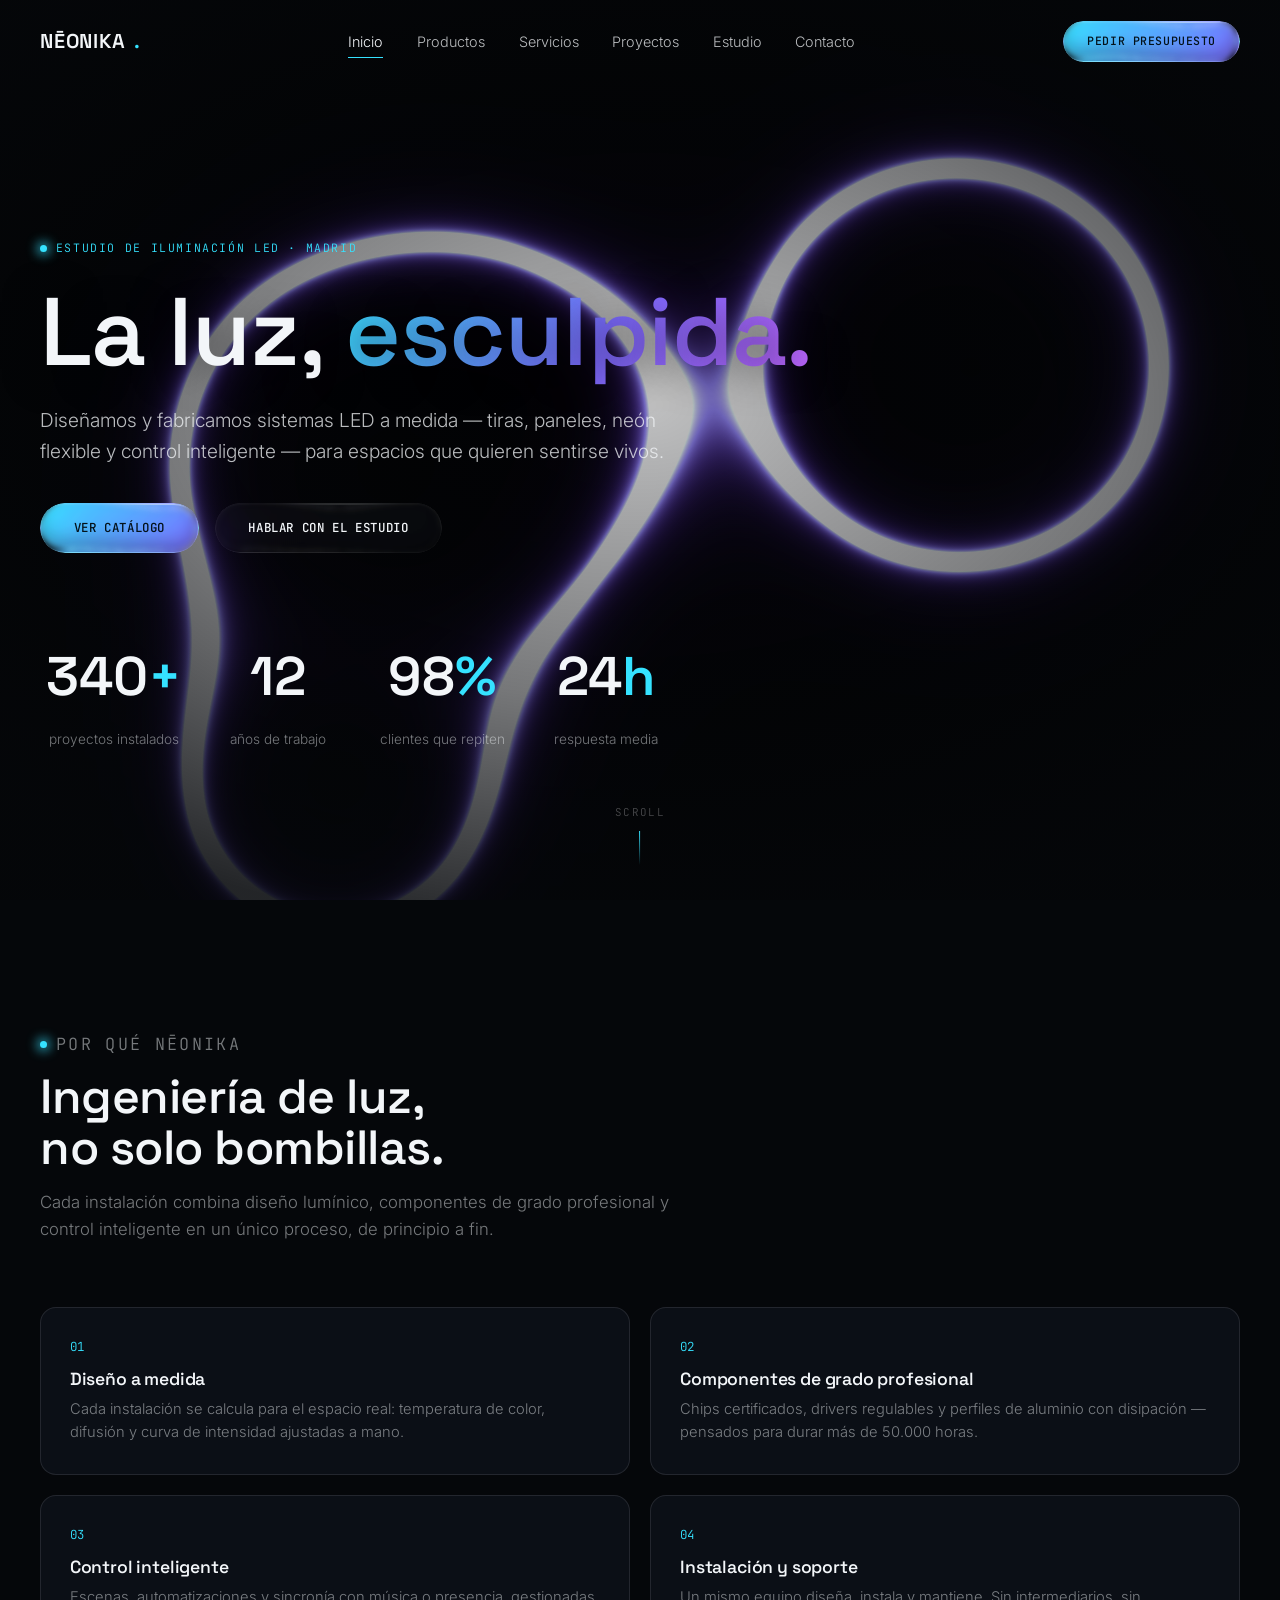
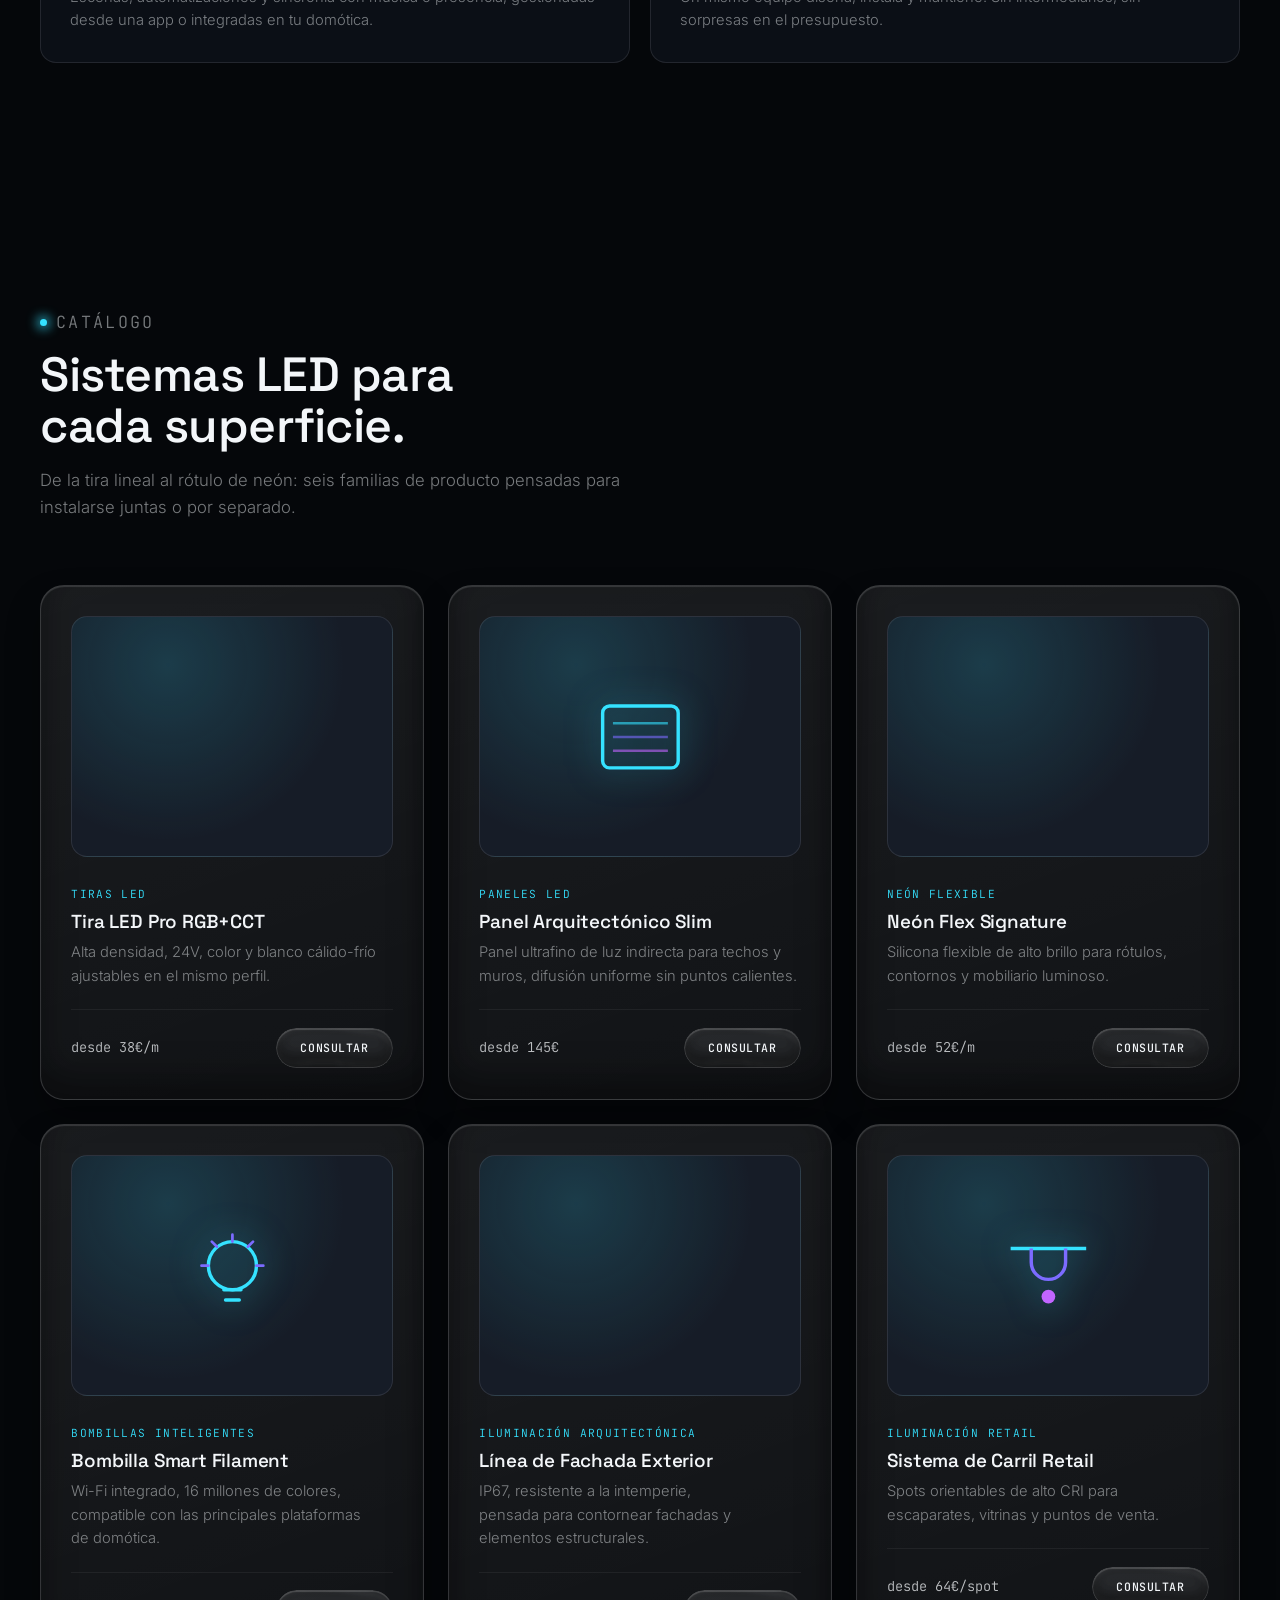
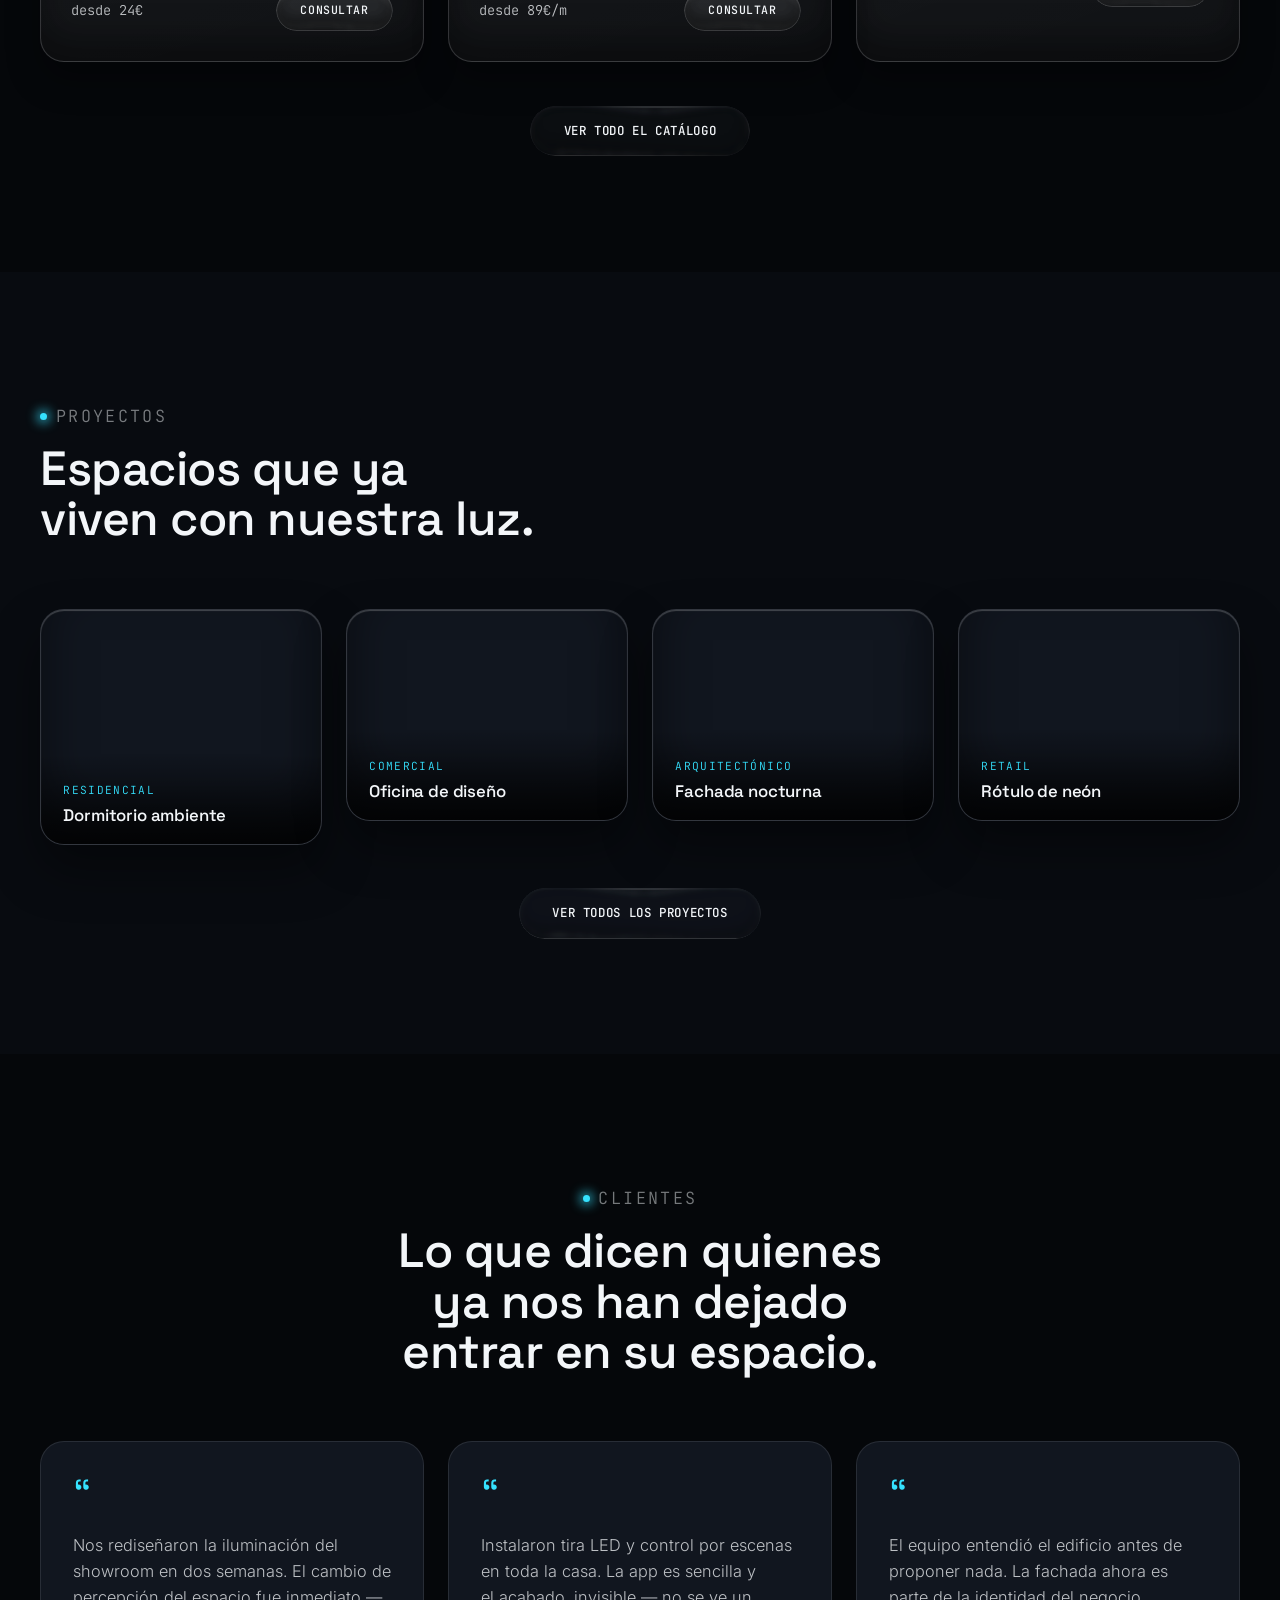
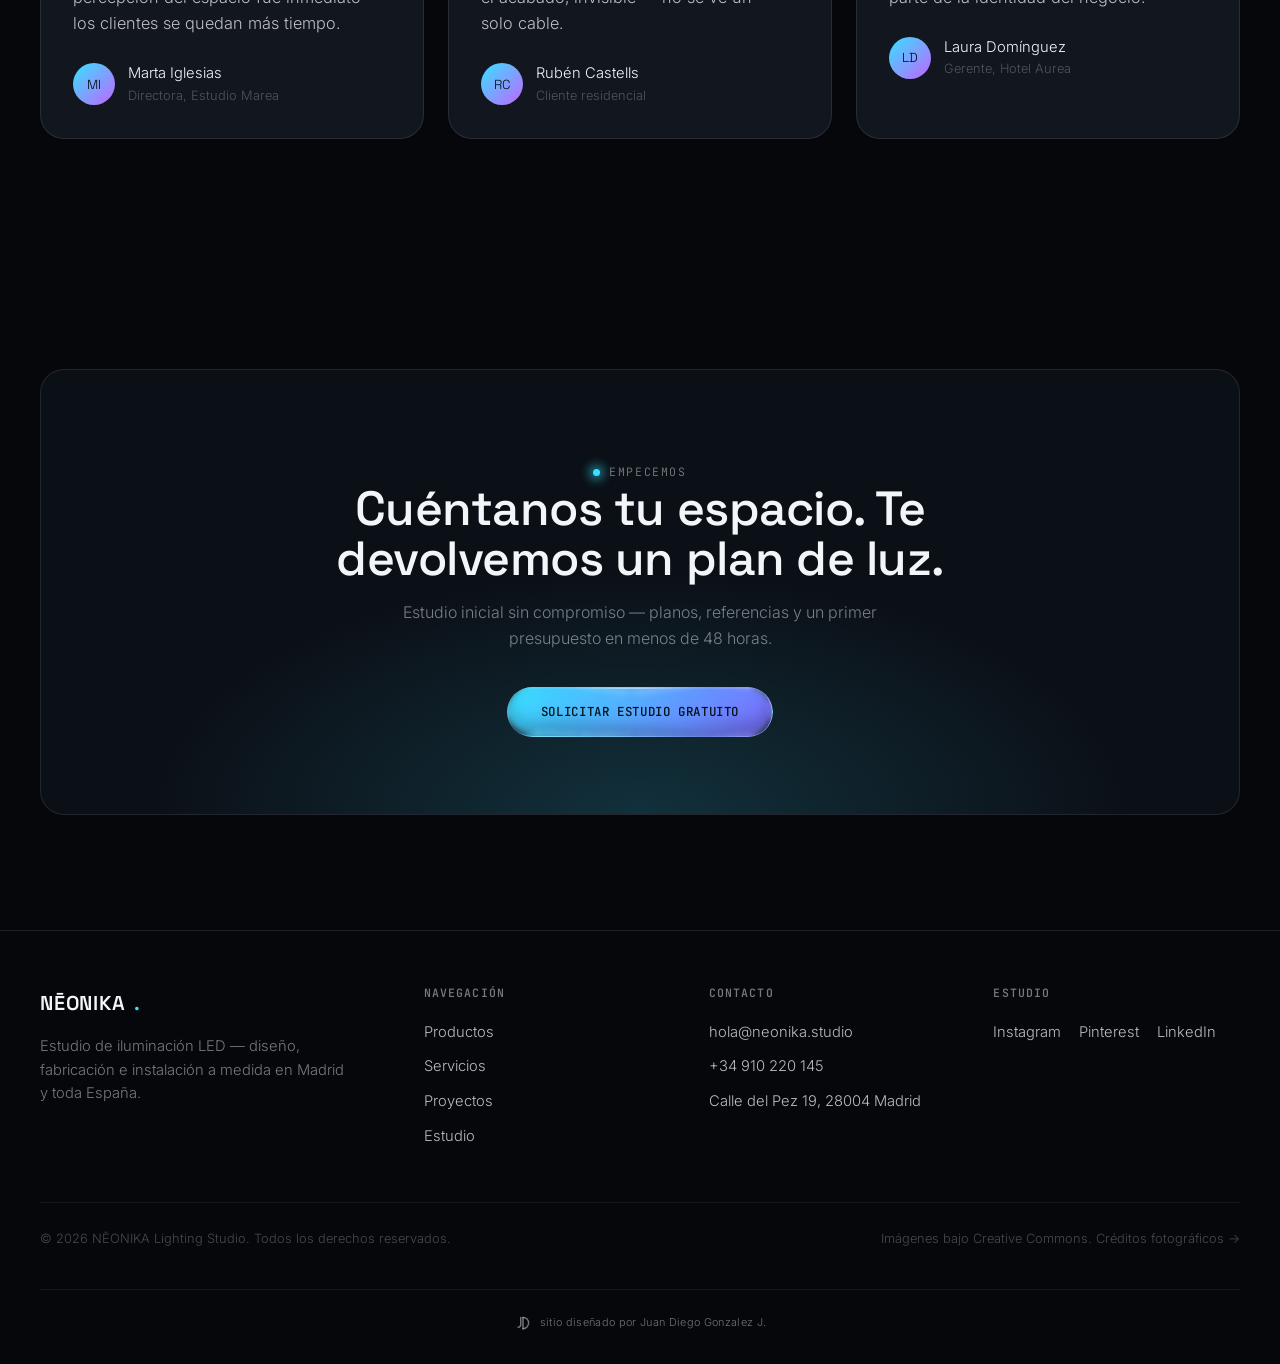
<file: index.html>
<!doctype html>
<html lang="es">
<head>
  <meta charset="UTF-8" />
  <meta name="viewport" content="width=device-width, initial-scale=1.0" />
  <title>NĒONIKA — Estudio de iluminación LED premium en Madrid</title>
  <meta name="description" content="Diseño, fabricación e instalación de sistemas LED a medida: tiras, paneles, neón flexible y control inteligente para hogares y negocios." />
  <link rel="icon" href="assets/favicon.svg" type="image/svg+xml" />
  <link rel="preconnect" href="https://fonts.googleapis.com" />
  <link rel="preconnect" href="https://fonts.gstatic.com" crossorigin />
  <link rel="stylesheet" href="https://fonts.googleapis.com/css2?family=Space+Grotesk:wght@500;600;700&family=Inter:wght@300;400;500;600&family=JetBrains+Mono:wght@400;500&display=swap" />
  <link rel="stylesheet" href="styles.css?v=20260702" />
</head>
<body data-page="index.html" data-products-limit="6" data-gallery-limit="4">
  <a class="skip-link" href="#main">Saltar al contenido</a>

  <svg width="0" height="0" style="position:absolute" aria-hidden="true">
    <defs>
      <filter id="glass-distortion" x="-20%" y="-20%" width="140%" height="140%" color-interpolation-filters="sRGB">
        <feTurbulence type="fractalNoise" baseFrequency="0.012 0.018" numOctaves="1" seed="7" result="turbulence" />
        <feGaussianBlur in="turbulence" stdDeviation="2" result="blurredNoise" />
        <feDisplacementMap in="SourceGraphic" in2="blurredNoise" scale="22" xChannelSelector="R" yChannelSelector="B" result="displaced" />
        <feGaussianBlur in="displaced" stdDeviation="2" result="finalBlur" />
        <feComposite in="finalBlur" in2="finalBlur" operator="over" />
      </filter>
    </defs>
  </svg>

  <header class="nav" id="site-nav">
    <div class="container">
      <a href="index.html" class="brand"><span data-brand-name>NĒONIKA</span><span class="brand-dot">.</span></a>
      <nav class="nav-links" data-nav-links aria-label="Navegación principal"></nav>
      <div class="nav-actions">
        <a href="contacto.html" class="btn-glass btn-primary btn-sm">Pedir presupuesto</a>
        <button class="nav-toggle" aria-label="Abrir menú" aria-expanded="false">
          <span></span><span></span><span></span>
        </button>
      </div>
    </div>
  </header>

  <div class="mobile-menu" aria-hidden="true">
    <nav data-mobile-links aria-label="Navegación móvil"></nav>
  </div>

  <main id="main">
    <section class="hero">
      <div id="liquid-crystal" style="position:relative; width:100%; height:100vh; background:#000;">
        <canvas id="lc-canvas" style="position:absolute; inset:0; width:100%; height:100%; display:block;"></canvas>
      </div>
      <div class="hero-scrim" aria-hidden="true"></div>

      <div class="hero-content container">
        <div class="hero-inner">
          <p class="kicker">Estudio de iluminación LED · Madrid</p>
          <h1 class="hero-title">La luz, <span class="text-gradient">esculpida.</span></h1>
          <p class="hero-sub">Diseñamos y fabricamos sistemas LED a medida — tiras, paneles, neón flexible y control inteligente — para espacios que quieren sentirse vivos.</p>
          <div class="hero-actions">
            <a href="productos.html" class="btn-glass btn-primary">Ver catálogo</a>
            <a href="contacto.html" class="btn-glass btn-ghost">Hablar con el estudio</a>
          </div>
        </div>
        <div class="hero-stats" data-stats></div>
      </div>

      <div class="hero-scroll-cue" aria-hidden="true">
        <span>Scroll</span>
        <span class="line"></span>
      </div>
    </section>

    <section class="section" id="beneficios">
      <div class="container">
        <div class="section-head reveal">
          <p class="kicker">Por qué Nēonika</p>
          <h2>Ingeniería de luz, no solo bombillas.</h2>
          <p>Cada instalación combina diseño lumínico, componentes de grado profesional y control inteligente en un único proceso, de principio a fin.</p>
        </div>
        <div class="benefits-grid" data-benefits></div>
      </div>
    </section>

    <section class="section" id="catalogo">
      <div class="container">
        <div class="section-head reveal">
          <p class="kicker">Catálogo</p>
          <h2>Sistemas LED para cada superficie.</h2>
          <p>De la tira lineal al rótulo de neón: seis familias de producto pensadas para instalarse juntas o por separado.</p>
        </div>
        <div class="grid-products" data-products></div>
        <div style="margin-top:2.75rem; text-align:center">
          <a class="btn-glass btn-ghost" href="productos.html">Ver todo el catálogo</a>
        </div>
      </div>
    </section>

    <section class="section" id="proyectos" style="background:var(--bg-1)">
      <div class="container">
        <div class="section-head reveal">
          <p class="kicker">Proyectos</p>
          <h2>Espacios que ya viven con nuestra luz.</h2>
        </div>
        <div class="grid-gallery" data-gallery></div>
        <div style="margin-top:2.75rem; text-align:center">
          <a class="btn-glass btn-ghost" href="proyectos.html">Ver todos los proyectos</a>
        </div>
      </div>
    </section>

    <section class="section" id="opiniones">
      <div class="container">
        <div class="section-head center reveal">
          <p class="kicker">Clientes</p>
          <h2>Lo que dicen quienes ya nos han dejado entrar en su espacio.</h2>
        </div>
        <div class="grid-testimonials" data-testimonials></div>
      </div>
    </section>

    <section class="section">
      <div class="container">
        <div class="cta-band reveal">
          <p class="kicker" style="justify-content:center">Empecemos</p>
          <h2>Cuéntanos tu espacio. Te devolvemos un plan de luz.</h2>
          <p>Estudio inicial sin compromiso — planos, referencias y un primer presupuesto en menos de 48 horas.</p>
          <div class="hero-actions">
            <a href="contacto.html" class="btn-glass btn-primary">Solicitar estudio gratuito</a>
          </div>
        </div>
      </div>
    </section>
  </main>

  <footer class="footer">
    <div class="container">
      <div class="footer-grid">
        <div class="footer-brand">
          <a href="index.html" class="brand"><span data-brand-name>NĒONIKA</span><span class="brand-dot">.</span></a>
          <p>Estudio de iluminación LED — diseño, fabricación e instalación a medida en Madrid y toda España.</p>
        </div>
        <div class="footer-col">
          <h4>Navegación</h4>
          <a href="productos.html">Productos</a>
          <a href="servicios.html">Servicios</a>
          <a href="proyectos.html">Proyectos</a>
          <a href="nosotros.html">Estudio</a>
        </div>
        <div class="footer-col">
          <h4>Contacto</h4>
          <a data-brand-email href="#">hola@neonika.studio</a>
          <a data-brand-phone href="#">+34 910 220 145</a>
          <p data-brand-address>Calle del Pez 19, Madrid</p>
        </div>
        <div class="footer-col">
          <h4>Estudio</h4>
          <div class="footer-socials" data-socials></div>
        </div>
      </div>
      <div class="footer-bottom">
        <span>© <span data-brand-year>2026</span> NĒONIKA Lighting Studio. Todos los derechos reservados.</span>
        <span>Imágenes bajo Creative Commons. <a href="creditos.html">Créditos fotográficos →</a></span>
      </div>
      <div class="site-signature">
        <a href="https://www.upwork.com/freelancers/~01351fd2f03bbc7c26?mp_source=share" target="_blank" rel="noopener" aria-label="Sitio diseñado por Juan Diego Gonzalez J.">
          <svg class="site-signature__mark" viewBox="0 0 48 48" xmlns="http://www.w3.org/2000/svg" aria-hidden="true">
            <path d="M18,9 L18,28 A7,7 0 0 1 11,35" fill="none" stroke="var(--signature-color, currentColor)" stroke-width="4" stroke-linecap="round"/>
            <path d="M24,9 L24,39" fill="none" stroke="var(--signature-color, currentColor)" stroke-width="4" stroke-linecap="round"/>
            <path d="M24,9 A14,14 0 0 1 24,39" fill="none" stroke="var(--signature-color, currentColor)" stroke-width="4" stroke-linecap="round"/>
          </svg>
          <span class="site-signature__text">sitio diseñado por Juan Diego Gonzalez J.</span>
        </a>
      </div>
    </div>
  </footer>

  <script defer src="lib/gsap.min.js"></script>
  <script defer src="lib/ScrollTrigger.min.js"></script>
  <script defer src="lib/manifest.js"></script>
  <script defer src="main.js?v=20260702"></script>
</body>
</html>
</file>
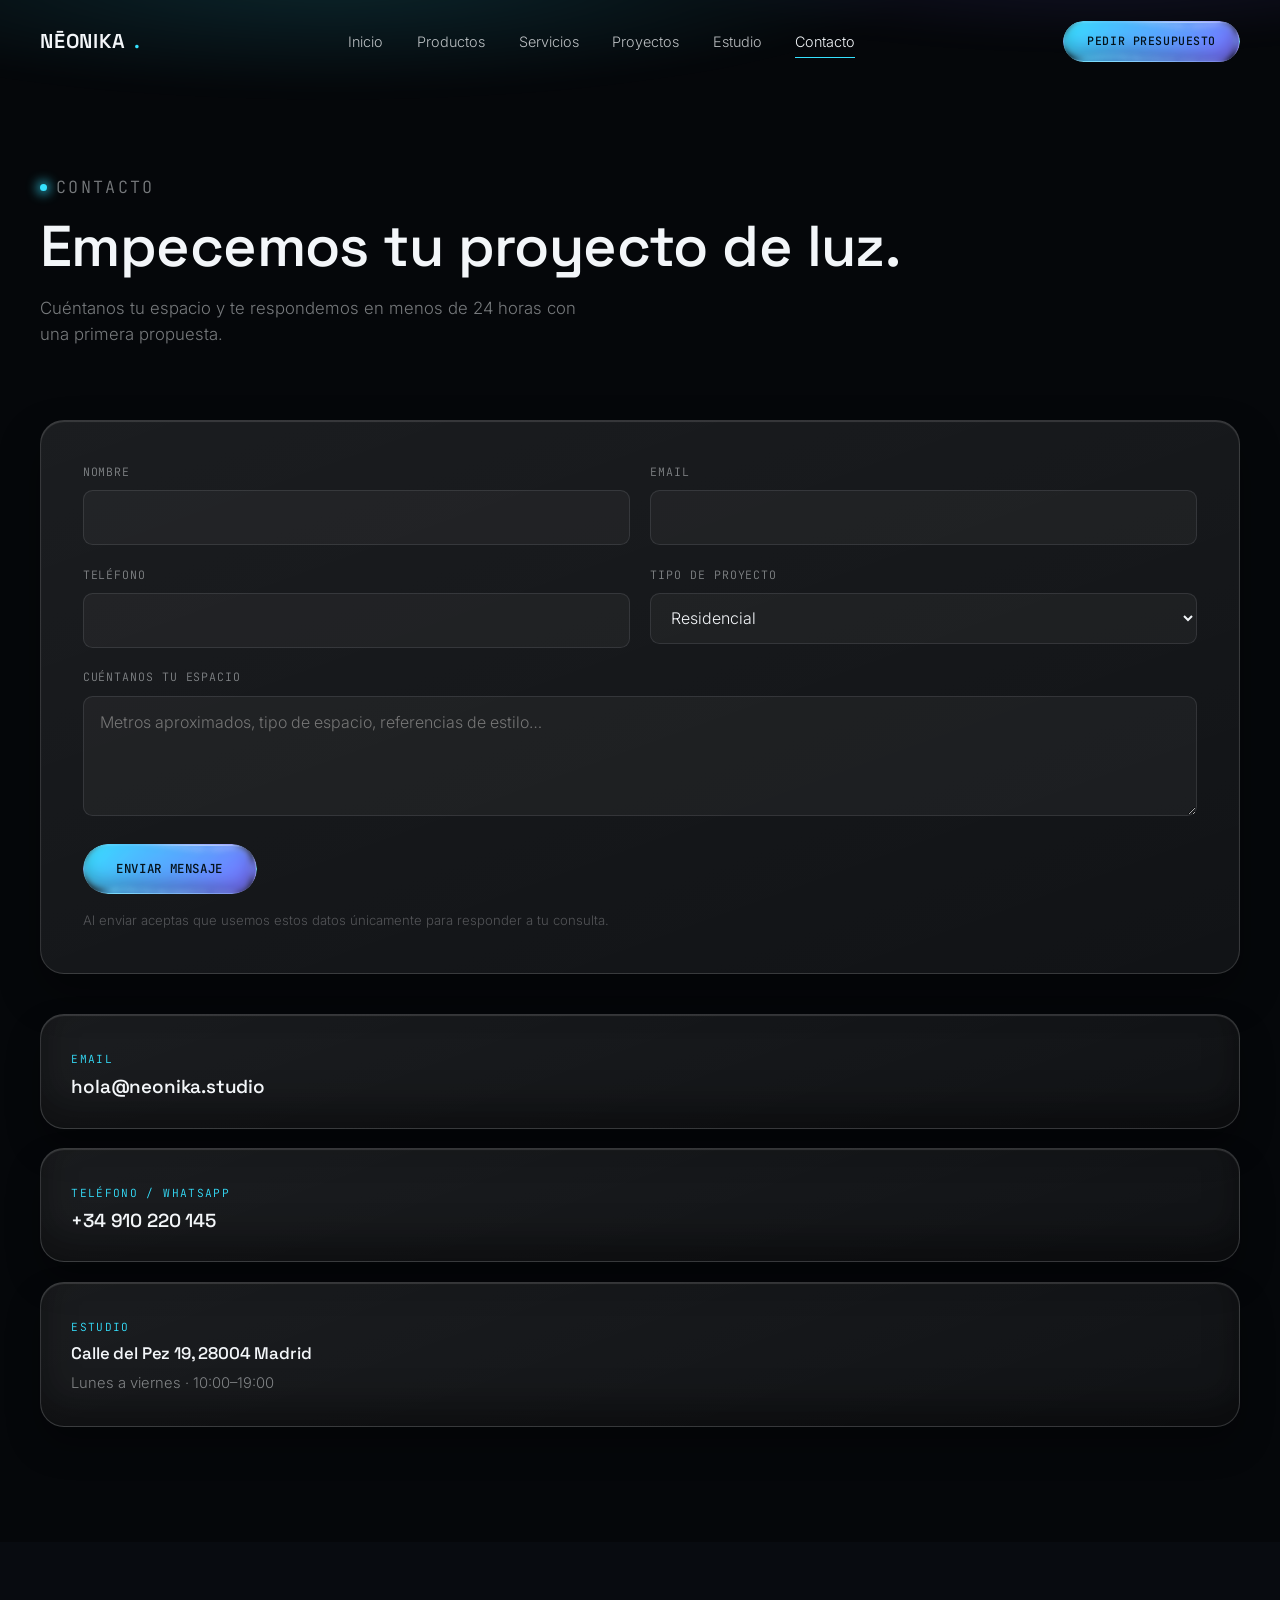
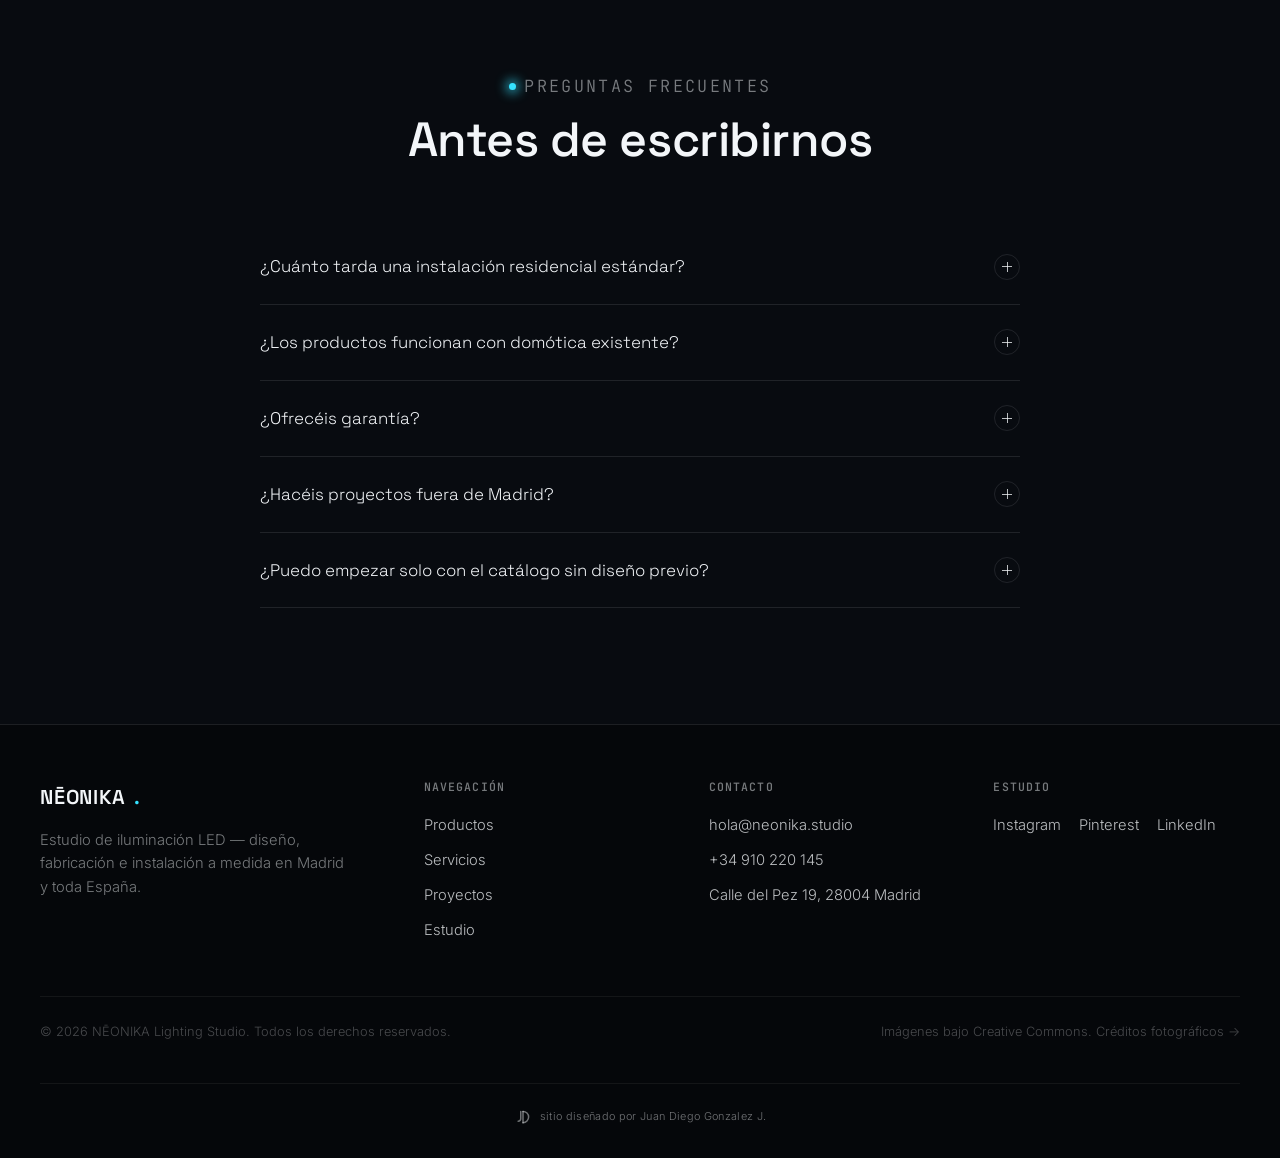
<file: contacto.html>
<!doctype html>
<html lang="es">
<head>
  <meta charset="UTF-8" />
  <meta name="viewport" content="width=device-width, initial-scale=1.0" />
  <title>Contacto — NĒONIKA</title>
  <meta name="description" content="Pide tu estudio de iluminación gratuito. Teléfono, email, WhatsApp y formulario de contacto del estudio NĒONIKA." />
  <link rel="icon" href="assets/favicon.svg" type="image/svg+xml" />
  <link rel="preconnect" href="https://fonts.googleapis.com" />
  <link rel="preconnect" href="https://fonts.gstatic.com" crossorigin />
  <link rel="stylesheet" href="https://fonts.googleapis.com/css2?family=Space+Grotesk:wght@500;600;700&family=Inter:wght@300;400;500;600&family=JetBrains+Mono:wght@400;500&display=swap" />
  <link rel="stylesheet" href="styles.css?v=20260702" />
</head>
<body data-page="contacto.html">
  <a class="skip-link" href="#main">Saltar al contenido</a>

  <svg width="0" height="0" style="position:absolute" aria-hidden="true">
    <defs>
      <filter id="glass-distortion" x="-20%" y="-20%" width="140%" height="140%" color-interpolation-filters="sRGB">
        <feTurbulence type="fractalNoise" baseFrequency="0.012 0.018" numOctaves="1" seed="7" result="turbulence" />
        <feGaussianBlur in="turbulence" stdDeviation="2" result="blurredNoise" />
        <feDisplacementMap in="SourceGraphic" in2="blurredNoise" scale="22" xChannelSelector="R" yChannelSelector="B" result="displaced" />
        <feGaussianBlur in="displaced" stdDeviation="2" result="finalBlur" />
        <feComposite in="finalBlur" in2="finalBlur" operator="over" />
      </filter>
    </defs>
  </svg>

  <header class="nav" id="site-nav">
    <div class="container">
      <a href="index.html" class="brand"><span data-brand-name>NĒONIKA</span><span class="brand-dot">.</span></a>
      <nav class="nav-links" data-nav-links aria-label="Navegación principal"></nav>
      <div class="nav-actions">
        <a href="contacto.html" class="btn-glass btn-primary btn-sm">Pedir presupuesto</a>
        <button class="nav-toggle" aria-label="Abrir menú" aria-expanded="false">
          <span></span><span></span><span></span>
        </button>
      </div>
    </div>
  </header>

  <div class="mobile-menu" aria-hidden="true">
    <nav data-mobile-links aria-label="Navegación móvil"></nav>
  </div>

  <main id="main">
    <section class="page-hero">
      <div class="container">
        <p class="kicker">Contacto</p>
        <h1 class="reveal">Empecemos tu proyecto de luz.</h1>
        <p class="reveal">Cuéntanos tu espacio y te respondemos en menos de 24 horas con una primera propuesta.</p>
      </div>
    </section>

    <section class="section" style="padding-top:1rem">
      <div class="container" style="display:grid; gap:2.5rem; grid-template-columns:1fr">
        <form class="form-glass reveal" data-contact-form novalidate>
          <div class="field-row two">
            <div class="field">
              <label for="name">Nombre</label>
              <input id="name" name="name" type="text" required autocomplete="name" />
            </div>
            <div class="field">
              <label for="email">Email</label>
              <input id="email" name="email" type="email" required autocomplete="email" />
            </div>
          </div>
          <div class="field-row two">
            <div class="field">
              <label for="phone">Teléfono</label>
              <input id="phone" name="phone" type="tel" autocomplete="tel" />
            </div>
            <div class="field">
              <label for="type">Tipo de proyecto</label>
              <select id="type" name="type">
                <option value="residencial">Residencial</option>
                <option value="comercial">Comercial / retail</option>
                <option value="arquitectonico">Arquitectónico / fachada</option>
                <option value="otro">Otro</option>
              </select>
            </div>
          </div>
          <div class="field">
            <label for="message">Cuéntanos tu espacio</label>
            <textarea id="message" name="message" required placeholder="Metros aproximados, tipo de espacio, referencias de estilo…"></textarea>
          </div>
          <button type="submit" class="btn-glass btn-primary">Enviar mensaje</button>
          <div class="form-success" data-form-success role="status">Mensaje enviado — te respondemos en menos de 24h.</div>
          <p class="form-note">Al enviar aceptas que usemos estos datos únicamente para responder a tu consulta.</p>
        </form>

        <div class="reveal" style="display:grid; gap:1.2rem; grid-template-columns:1fr">
          <div class="card-glass">
            <span class="eyebrow-mute">Email</span>
            <h3><a data-brand-email href="#">hola@neonika.studio</a></h3>
          </div>
          <div class="card-glass">
            <span class="eyebrow-mute">Teléfono / WhatsApp</span>
            <h3><a data-brand-phone href="#">+34 910 220 145</a></h3>
          </div>
          <div class="card-glass">
            <span class="eyebrow-mute">Estudio</span>
            <h3 data-brand-address style="font-size:1.05rem">Calle del Pez 19, Madrid</h3>
            <p data-brand-hours>Lunes a viernes · 10:00–19:00</p>
          </div>
        </div>
      </div>
    </section>

    <section class="section" style="background:var(--bg-1)">
      <div class="container">
        <div class="section-head center reveal">
          <p class="kicker">Preguntas frecuentes</p>
          <h2>Antes de escribirnos</h2>
        </div>
        <div class="grid-faqs reveal" data-faqs style="margin-inline:auto"></div>
      </div>
    </section>
  </main>

  <footer class="footer">
    <div class="container">
      <div class="footer-grid">
        <div class="footer-brand">
          <a href="index.html" class="brand"><span data-brand-name>NĒONIKA</span><span class="brand-dot">.</span></a>
          <p>Estudio de iluminación LED — diseño, fabricación e instalación a medida en Madrid y toda España.</p>
        </div>
        <div class="footer-col">
          <h4>Navegación</h4>
          <a href="productos.html">Productos</a>
          <a href="servicios.html">Servicios</a>
          <a href="proyectos.html">Proyectos</a>
          <a href="nosotros.html">Estudio</a>
        </div>
        <div class="footer-col">
          <h4>Contacto</h4>
          <a data-brand-email href="#">hola@neonika.studio</a>
          <a data-brand-phone href="#">+34 910 220 145</a>
          <p data-brand-address>Calle del Pez 19, Madrid</p>
        </div>
        <div class="footer-col">
          <h4>Estudio</h4>
          <div class="footer-socials" data-socials></div>
        </div>
      </div>
      <div class="footer-bottom">
        <span>© <span data-brand-year>2026</span> NĒONIKA Lighting Studio. Todos los derechos reservados.</span>
        <span>Imágenes bajo Creative Commons. <a href="creditos.html">Créditos fotográficos →</a></span>
      </div>
      <div class="site-signature">
        <a href="https://www.upwork.com/freelancers/~01351fd2f03bbc7c26?mp_source=share" target="_blank" rel="noopener" aria-label="Sitio diseñado por Juan Diego Gonzalez J.">
          <svg class="site-signature__mark" viewBox="0 0 48 48" xmlns="http://www.w3.org/2000/svg" aria-hidden="true">
            <path d="M18,9 L18,28 A7,7 0 0 1 11,35" fill="none" stroke="var(--signature-color, currentColor)" stroke-width="4" stroke-linecap="round"/>
            <path d="M24,9 L24,39" fill="none" stroke="var(--signature-color, currentColor)" stroke-width="4" stroke-linecap="round"/>
            <path d="M24,9 A14,14 0 0 1 24,39" fill="none" stroke="var(--signature-color, currentColor)" stroke-width="4" stroke-linecap="round"/>
          </svg>
          <span class="site-signature__text">sitio diseñado por Juan Diego Gonzalez J.</span>
        </a>
      </div>
    </div>
  </footer>

  <script defer src="lib/gsap.min.js"></script>
  <script defer src="lib/ScrollTrigger.min.js"></script>
  <script defer src="lib/manifest.js"></script>
  <script defer src="main.js?v=20260702"></script>
</body>
</html>
</file>
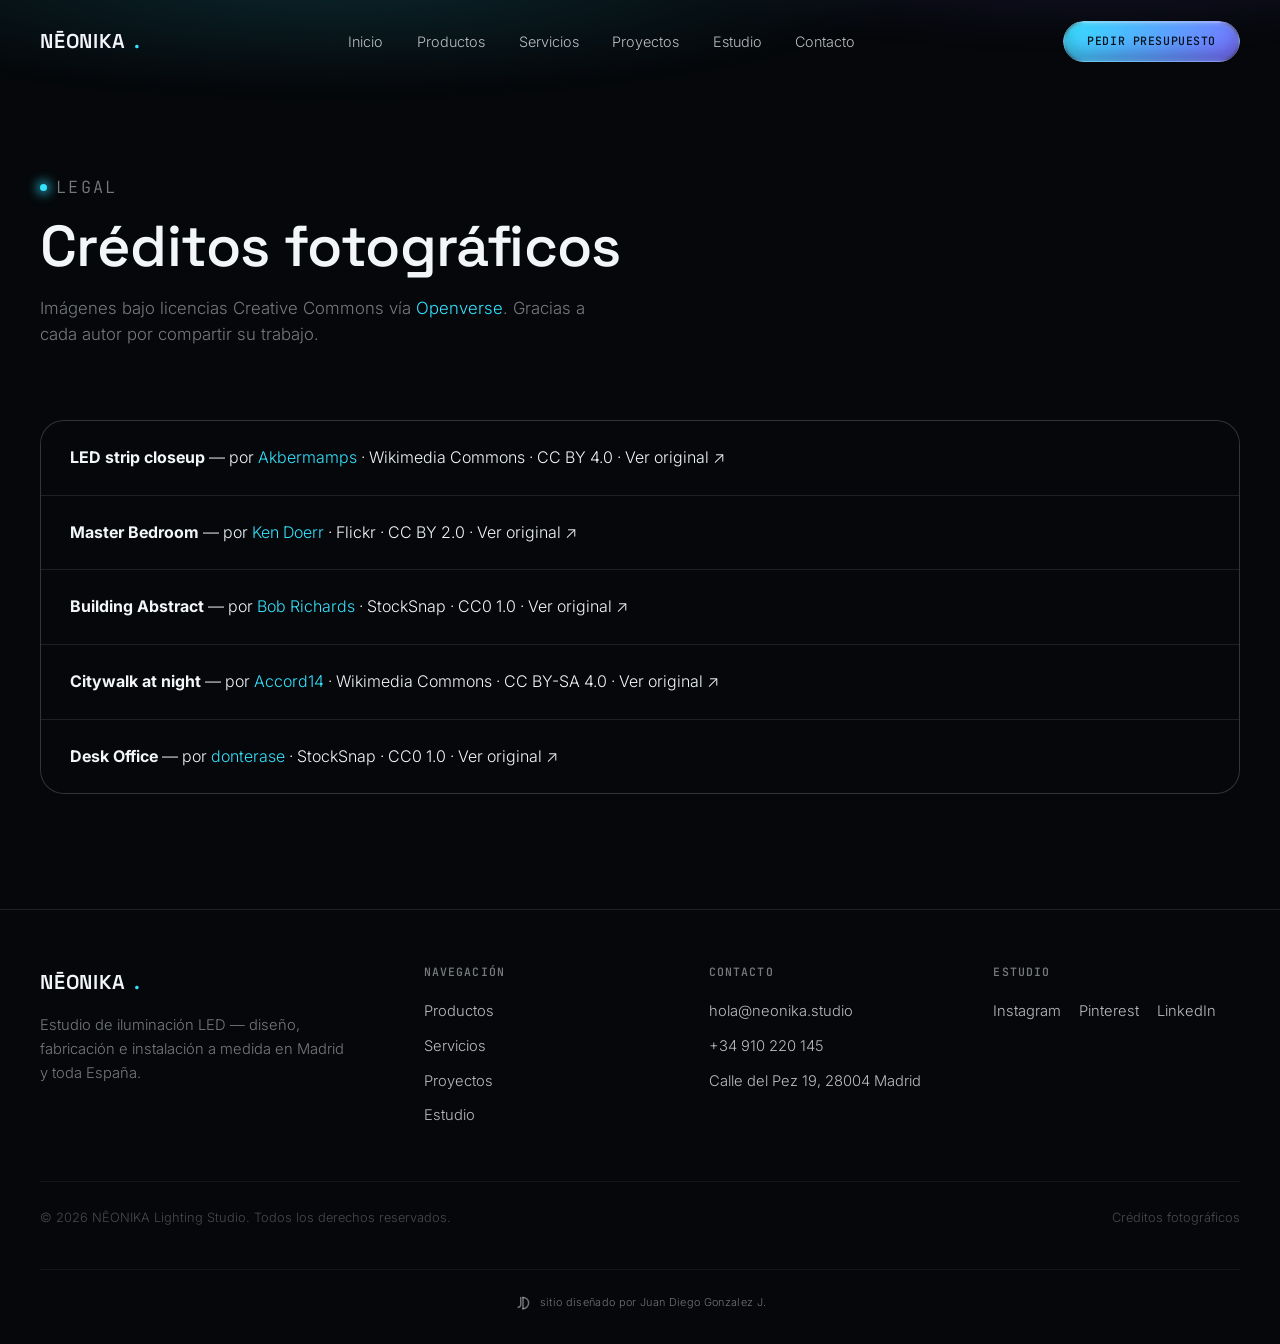
<file: creditos.html>
<!doctype html>
<html lang="es">
<head>
  <meta charset="UTF-8" />
  <meta name="viewport" content="width=device-width, initial-scale=1.0" />
  <title>Créditos fotográficos — NĒONIKA</title>
  <meta name="description" content="Atribución de las imágenes con licencia Creative Commons usadas en la web de NĒONIKA." />
  <link rel="icon" href="assets/favicon.svg" type="image/svg+xml" />
  <link rel="preconnect" href="https://fonts.googleapis.com" />
  <link rel="preconnect" href="https://fonts.gstatic.com" crossorigin />
  <link rel="stylesheet" href="https://fonts.googleapis.com/css2?family=Space+Grotesk:wght@500;600;700&family=Inter:wght@300;400;500;600&family=JetBrains+Mono:wght@400;500&display=swap" />
  <link rel="stylesheet" href="styles.css?v=20260702" />
</head>
<body data-page="creditos.html">
  <a class="skip-link" href="#main">Saltar al contenido</a>

  <header class="nav" id="site-nav">
    <div class="container">
      <a href="index.html" class="brand"><span data-brand-name>NĒONIKA</span><span class="brand-dot">.</span></a>
      <nav class="nav-links" data-nav-links aria-label="Navegación principal"></nav>
      <div class="nav-actions">
        <a href="contacto.html" class="btn-glass btn-primary btn-sm">Pedir presupuesto</a>
        <button class="nav-toggle" aria-label="Abrir menú" aria-expanded="false">
          <span></span><span></span><span></span>
        </button>
      </div>
    </div>
  </header>

  <div class="mobile-menu" aria-hidden="true">
    <nav data-mobile-links aria-label="Navegación móvil"></nav>
  </div>

  <main id="main">
    <section class="page-hero">
      <div class="container">
        <p class="kicker">Legal</p>
        <h1 class="reveal">Créditos fotográficos</h1>
        <p class="reveal">Imágenes bajo licencias Creative Commons vía <a href="https://openverse.org" target="_blank" rel="noopener" style="color:var(--accent)">Openverse</a>. Gracias a cada autor por compartir su trabajo.</p>
      </div>
    </section>

    <section class="section" style="padding-top:1rem">
      <div class="container">
        <ul style="display:grid; gap:1px; background:var(--line); border:1px solid var(--line); border-radius:var(--radius-lg); overflow:hidden">
          <li style="background:var(--bg); padding:1.5rem 1.8rem">
            <strong>LED strip closeup</strong> — por <a href="https://commons.wikimedia.org/wiki/User:Akbermamps" target="_blank" rel="noopener" style="color:var(--accent)">Akbermamps</a> · Wikimedia Commons ·
            <a href="https://creativecommons.org/licenses/by/4.0/" target="_blank" rel="noopener">CC BY 4.0</a> ·
            <a href="https://commons.wikimedia.org/w/index.php?curid=118749877" target="_blank" rel="noopener">Ver original ↗</a>
          </li>
          <li style="background:var(--bg); padding:1.5rem 1.8rem">
            <strong>Master Bedroom</strong> — por <a href="https://www.flickr.com/photos/45673145@N00" target="_blank" rel="noopener" style="color:var(--accent)">Ken Doerr</a> · Flickr ·
            <a href="https://creativecommons.org/licenses/by/2.0/" target="_blank" rel="noopener">CC BY 2.0</a> ·
            <a href="https://www.flickr.com/photos/45673145@N00/7188053649" target="_blank" rel="noopener">Ver original ↗</a>
          </li>
          <li style="background:var(--bg); padding:1.5rem 1.8rem">
            <strong>Building Abstract</strong> — por <a href="https://stocksnap.io/author/112960" target="_blank" rel="noopener" style="color:var(--accent)">Bob Richards</a> · StockSnap ·
            <a href="https://creativecommons.org/publicdomain/zero/1.0/" target="_blank" rel="noopener">CC0 1.0</a> ·
            <a href="https://stocksnap.io/photo/building-abstract-PFXSSFGYXF" target="_blank" rel="noopener">Ver original ↗</a>
          </li>
          <li style="background:var(--bg); padding:1.5rem 1.8rem">
            <strong>Citywalk at night</strong> — por <a href="https://commons.wikimedia.org/wiki/User:Accord14" target="_blank" rel="noopener" style="color:var(--accent)">Accord14</a> · Wikimedia Commons ·
            <a href="https://creativecommons.org/licenses/by-sa/4.0/" target="_blank" rel="noopener">CC BY-SA 4.0</a> ·
            <a href="https://commons.wikimedia.org/w/index.php?curid=54415951" target="_blank" rel="noopener">Ver original ↗</a>
          </li>
          <li style="background:var(--bg); padding:1.5rem 1.8rem">
            <strong>Desk Office</strong> — por <a href="https://georgeyanakiev.com/donterase" target="_blank" rel="noopener" style="color:var(--accent)">donterase</a> · StockSnap ·
            <a href="https://creativecommons.org/publicdomain/zero/1.0/" target="_blank" rel="noopener">CC0 1.0</a> ·
            <a href="https://stocksnap.io/photo/desk-office-WVKCUPH3RC" target="_blank" rel="noopener">Ver original ↗</a>
          </li>
        </ul>
      </div>
    </section>
  </main>

  <footer class="footer">
    <div class="container">
      <div class="footer-grid">
        <div class="footer-brand">
          <a href="index.html" class="brand"><span data-brand-name>NĒONIKA</span><span class="brand-dot">.</span></a>
          <p>Estudio de iluminación LED — diseño, fabricación e instalación a medida en Madrid y toda España.</p>
        </div>
        <div class="footer-col">
          <h4>Navegación</h4>
          <a href="productos.html">Productos</a>
          <a href="servicios.html">Servicios</a>
          <a href="proyectos.html">Proyectos</a>
          <a href="nosotros.html">Estudio</a>
        </div>
        <div class="footer-col">
          <h4>Contacto</h4>
          <a data-brand-email href="#">hola@neonika.studio</a>
          <a data-brand-phone href="#">+34 910 220 145</a>
          <p data-brand-address>Calle del Pez 19, Madrid</p>
        </div>
        <div class="footer-col">
          <h4>Estudio</h4>
          <div class="footer-socials" data-socials></div>
        </div>
      </div>
      <div class="footer-bottom">
        <span>© <span data-brand-year>2026</span> NĒONIKA Lighting Studio. Todos los derechos reservados.</span>
        <span><a href="creditos.html">Créditos fotográficos</a></span>
      </div>
      <div class="site-signature">
        <a href="https://www.upwork.com/freelancers/~01351fd2f03bbc7c26?mp_source=share" target="_blank" rel="noopener" aria-label="Sitio diseñado por Juan Diego Gonzalez J.">
          <svg class="site-signature__mark" viewBox="0 0 48 48" xmlns="http://www.w3.org/2000/svg" aria-hidden="true">
            <path d="M18,9 L18,28 A7,7 0 0 1 11,35" fill="none" stroke="var(--signature-color, currentColor)" stroke-width="4" stroke-linecap="round"/>
            <path d="M24,9 L24,39" fill="none" stroke="var(--signature-color, currentColor)" stroke-width="4" stroke-linecap="round"/>
            <path d="M24,9 A14,14 0 0 1 24,39" fill="none" stroke="var(--signature-color, currentColor)" stroke-width="4" stroke-linecap="round"/>
          </svg>
          <span class="site-signature__text">sitio diseñado por Juan Diego Gonzalez J.</span>
        </a>
      </div>
    </div>
  </footer>

  <script defer src="lib/manifest.js"></script>
  <script defer src="main.js?v=20260702"></script>
</body>
</html>
</file>
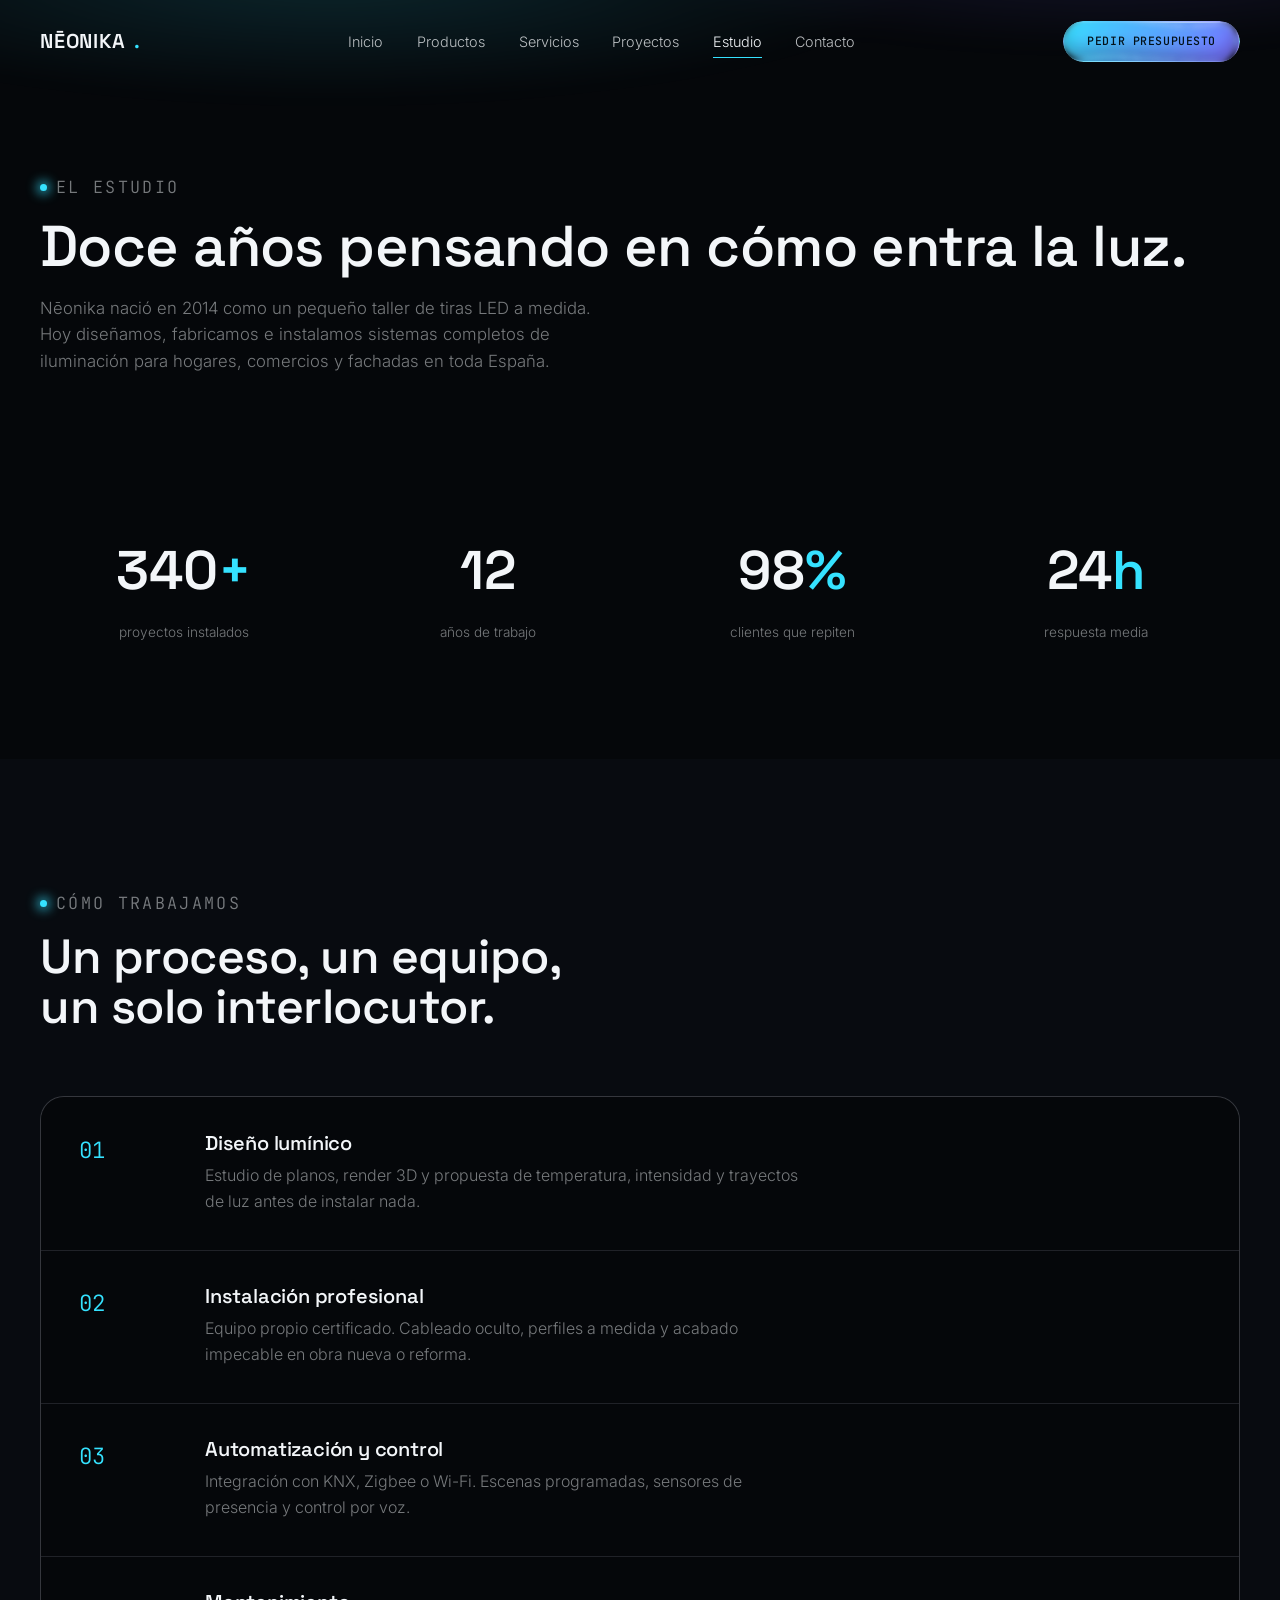
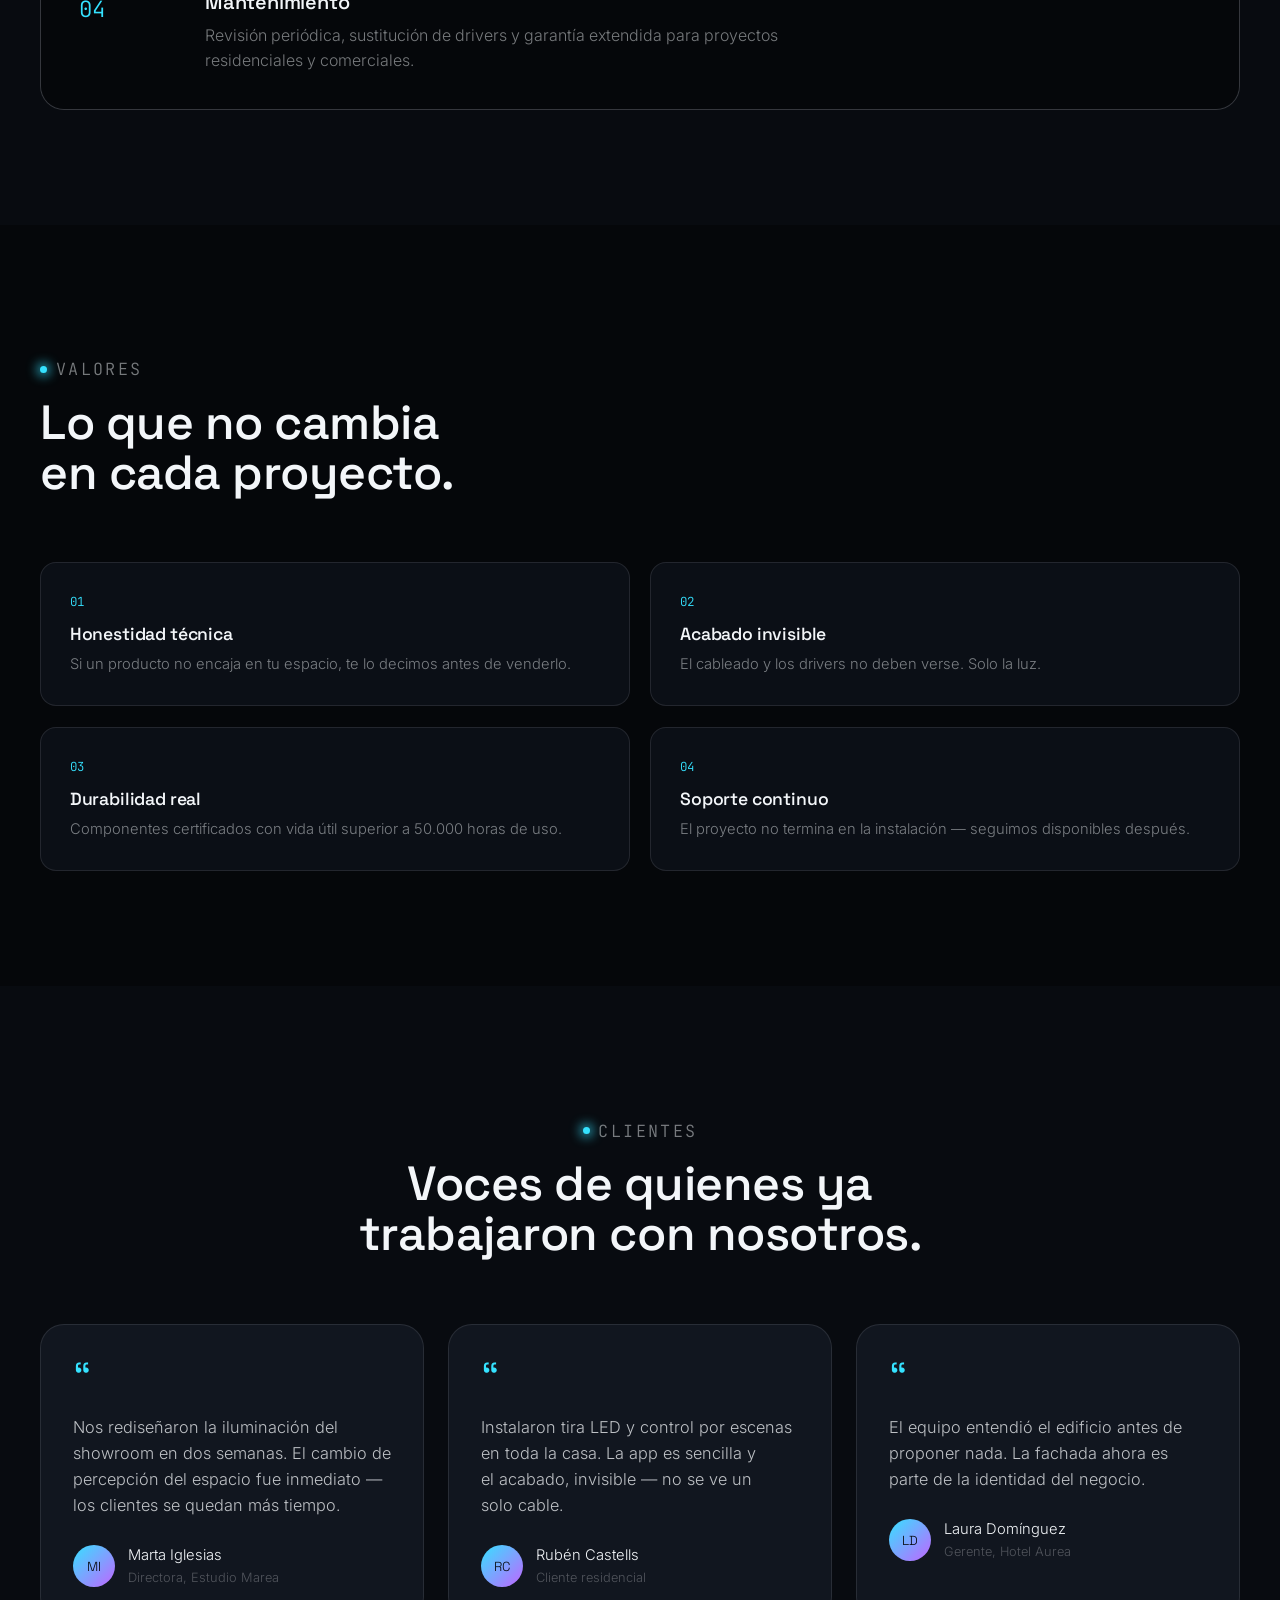
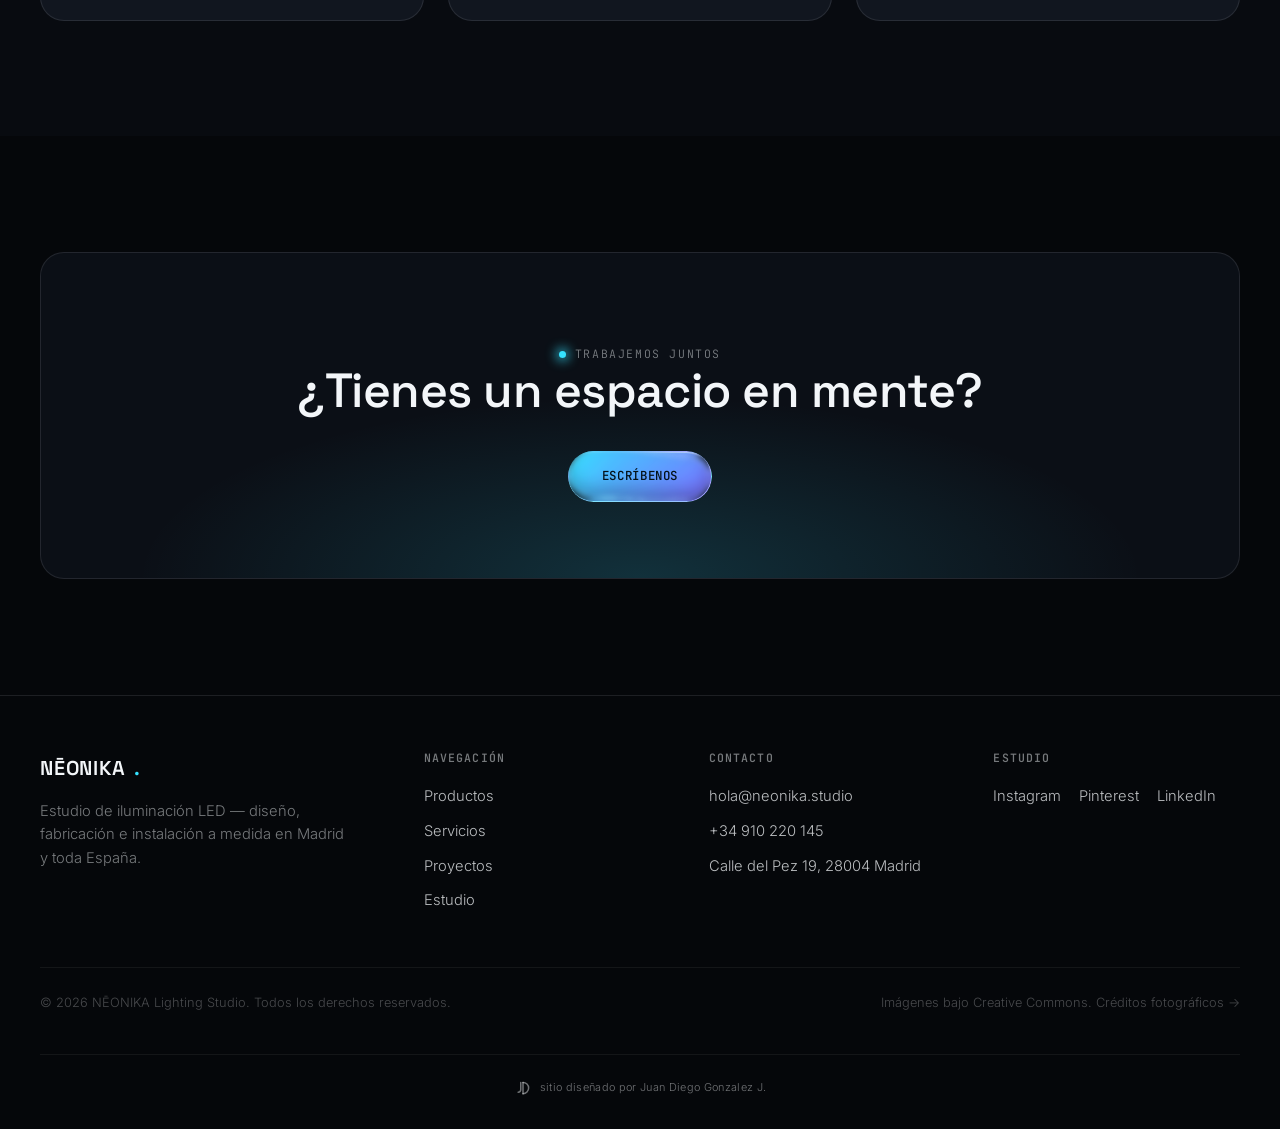
<file: nosotros.html>
<!doctype html>
<html lang="es">
<head>
  <meta charset="UTF-8" />
  <meta name="viewport" content="width=device-width, initial-scale=1.0" />
  <title>El estudio — NĒONIKA</title>
  <meta name="description" content="Doce años diseñando luz. Conoce al estudio detrás de NĒONIKA, sus valores y su forma de trabajar." />
  <link rel="icon" href="assets/favicon.svg" type="image/svg+xml" />
  <link rel="preconnect" href="https://fonts.googleapis.com" />
  <link rel="preconnect" href="https://fonts.gstatic.com" crossorigin />
  <link rel="stylesheet" href="https://fonts.googleapis.com/css2?family=Space+Grotesk:wght@500;600;700&family=Inter:wght@300;400;500;600&family=JetBrains+Mono:wght@400;500&display=swap" />
  <link rel="stylesheet" href="styles.css?v=20260702" />
</head>
<body data-page="nosotros.html">
  <a class="skip-link" href="#main">Saltar al contenido</a>

  <svg width="0" height="0" style="position:absolute" aria-hidden="true">
    <defs>
      <filter id="glass-distortion" x="-20%" y="-20%" width="140%" height="140%" color-interpolation-filters="sRGB">
        <feTurbulence type="fractalNoise" baseFrequency="0.012 0.018" numOctaves="1" seed="7" result="turbulence" />
        <feGaussianBlur in="turbulence" stdDeviation="2" result="blurredNoise" />
        <feDisplacementMap in="SourceGraphic" in2="blurredNoise" scale="22" xChannelSelector="R" yChannelSelector="B" result="displaced" />
        <feGaussianBlur in="displaced" stdDeviation="2" result="finalBlur" />
        <feComposite in="finalBlur" in2="finalBlur" operator="over" />
      </filter>
    </defs>
  </svg>

  <header class="nav" id="site-nav">
    <div class="container">
      <a href="index.html" class="brand"><span data-brand-name>NĒONIKA</span><span class="brand-dot">.</span></a>
      <nav class="nav-links" data-nav-links aria-label="Navegación principal"></nav>
      <div class="nav-actions">
        <a href="contacto.html" class="btn-glass btn-primary btn-sm">Pedir presupuesto</a>
        <button class="nav-toggle" aria-label="Abrir menú" aria-expanded="false">
          <span></span><span></span><span></span>
        </button>
      </div>
    </div>
  </header>

  <div class="mobile-menu" aria-hidden="true">
    <nav data-mobile-links aria-label="Navegación móvil"></nav>
  </div>

  <main id="main">
    <section class="page-hero">
      <div class="container">
        <p class="kicker">El estudio</p>
        <h1 class="reveal">Doce años pensando en cómo entra la luz.</h1>
        <p class="reveal">Nēonika nació en 2014 como un pequeño taller de tiras LED a medida. Hoy diseñamos, fabricamos e instalamos sistemas completos de iluminación para hogares, comercios y fachadas en toda España.</p>
      </div>
    </section>

    <section class="section" style="padding-top:1rem">
      <div class="container">
        <div class="hero-stats reveal" data-stats style="max-width:100%"></div>
      </div>
    </section>

    <section class="section" style="background:var(--bg-1)">
      <div class="container">
        <div class="section-head reveal">
          <p class="kicker">Cómo trabajamos</p>
          <h2>Un proceso, un equipo, un solo interlocutor.</h2>
        </div>
        <div class="grid-services" data-services></div>
      </div>
    </section>

    <section class="section">
      <div class="container">
        <div class="section-head reveal">
          <p class="kicker">Valores</p>
          <h2>Lo que no cambia en cada proyecto.</h2>
        </div>
        <div class="benefits-grid">
          <div class="benefit-item reveal">
            <div class="num">01</div>
            <h3>Honestidad técnica</h3>
            <p>Si un producto no encaja en tu espacio, te lo decimos antes de venderlo.</p>
          </div>
          <div class="benefit-item reveal" style="--i:1">
            <div class="num">02</div>
            <h3>Acabado invisible</h3>
            <p>El cableado y los drivers no deben verse. Solo la luz.</p>
          </div>
          <div class="benefit-item reveal" style="--i:2">
            <div class="num">03</div>
            <h3>Durabilidad real</h3>
            <p>Componentes certificados con vida útil superior a 50.000 horas de uso.</p>
          </div>
          <div class="benefit-item reveal" style="--i:3">
            <div class="num">04</div>
            <h3>Soporte continuo</h3>
            <p>El proyecto no termina en la instalación — seguimos disponibles después.</p>
          </div>
        </div>
      </div>
    </section>

    <section class="section" style="background:var(--bg-1)">
      <div class="container">
        <div class="section-head center reveal">
          <p class="kicker">Clientes</p>
          <h2>Voces de quienes ya trabajaron con nosotros.</h2>
        </div>
        <div class="grid-testimonials" data-testimonials></div>
      </div>
    </section>

    <section class="section">
      <div class="container">
        <div class="cta-band reveal">
          <p class="kicker" style="justify-content:center">Trabajemos juntos</p>
          <h2>¿Tienes un espacio en mente?</h2>
          <div class="hero-actions">
            <a href="contacto.html" class="btn-glass btn-primary">Escríbenos</a>
          </div>
        </div>
      </div>
    </section>
  </main>

  <footer class="footer">
    <div class="container">
      <div class="footer-grid">
        <div class="footer-brand">
          <a href="index.html" class="brand"><span data-brand-name>NĒONIKA</span><span class="brand-dot">.</span></a>
          <p>Estudio de iluminación LED — diseño, fabricación e instalación a medida en Madrid y toda España.</p>
        </div>
        <div class="footer-col">
          <h4>Navegación</h4>
          <a href="productos.html">Productos</a>
          <a href="servicios.html">Servicios</a>
          <a href="proyectos.html">Proyectos</a>
          <a href="nosotros.html">Estudio</a>
        </div>
        <div class="footer-col">
          <h4>Contacto</h4>
          <a data-brand-email href="#">hola@neonika.studio</a>
          <a data-brand-phone href="#">+34 910 220 145</a>
          <p data-brand-address>Calle del Pez 19, Madrid</p>
        </div>
        <div class="footer-col">
          <h4>Estudio</h4>
          <div class="footer-socials" data-socials></div>
        </div>
      </div>
      <div class="footer-bottom">
        <span>© <span data-brand-year>2026</span> NĒONIKA Lighting Studio. Todos los derechos reservados.</span>
        <span>Imágenes bajo Creative Commons. <a href="creditos.html">Créditos fotográficos →</a></span>
      </div>
      <div class="site-signature">
        <a href="https://www.upwork.com/freelancers/~01351fd2f03bbc7c26?mp_source=share" target="_blank" rel="noopener" aria-label="Sitio diseñado por Juan Diego Gonzalez J.">
          <svg class="site-signature__mark" viewBox="0 0 48 48" xmlns="http://www.w3.org/2000/svg" aria-hidden="true">
            <path d="M18,9 L18,28 A7,7 0 0 1 11,35" fill="none" stroke="var(--signature-color, currentColor)" stroke-width="4" stroke-linecap="round"/>
            <path d="M24,9 L24,39" fill="none" stroke="var(--signature-color, currentColor)" stroke-width="4" stroke-linecap="round"/>
            <path d="M24,9 A14,14 0 0 1 24,39" fill="none" stroke="var(--signature-color, currentColor)" stroke-width="4" stroke-linecap="round"/>
          </svg>
          <span class="site-signature__text">sitio diseñado por Juan Diego Gonzalez J.</span>
        </a>
      </div>
    </div>
  </footer>

  <script defer src="lib/gsap.min.js"></script>
  <script defer src="lib/ScrollTrigger.min.js"></script>
  <script defer src="lib/manifest.js"></script>
  <script defer src="main.js?v=20260702"></script>
</body>
</html>
</file>
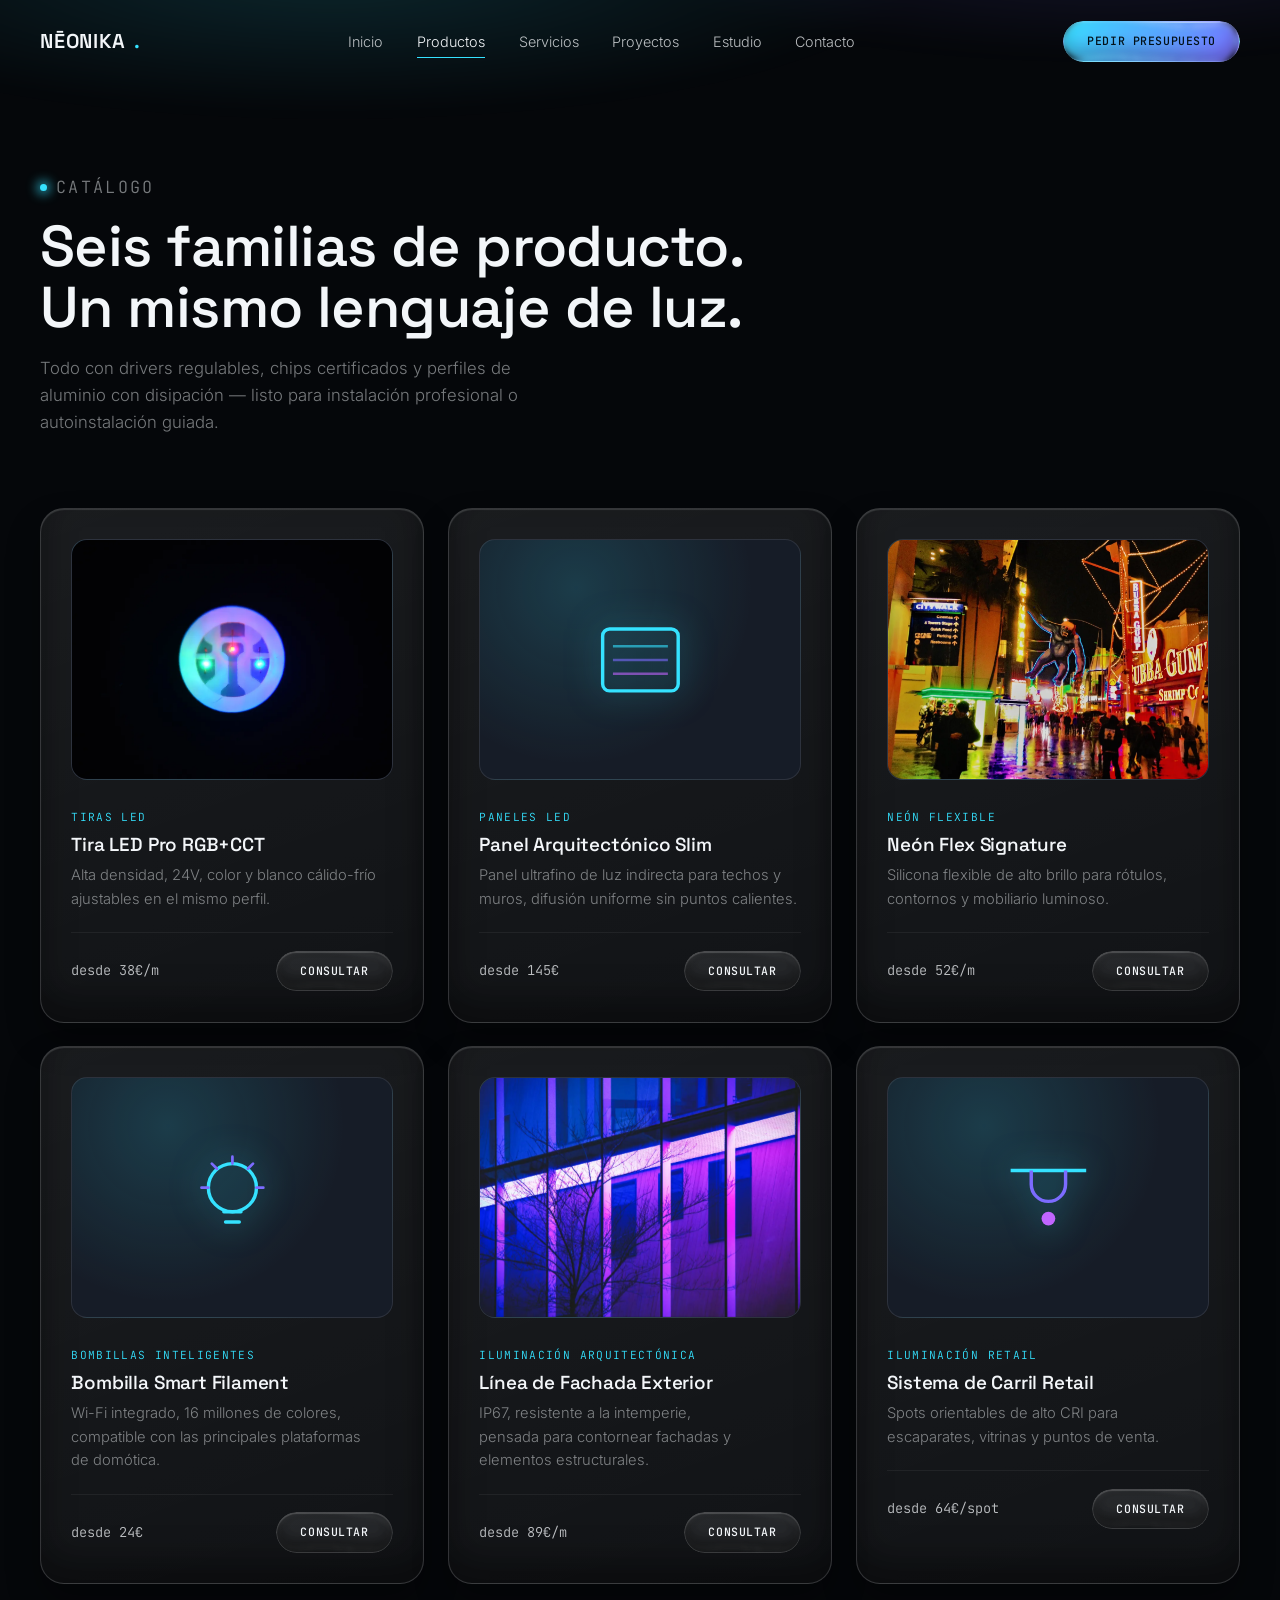
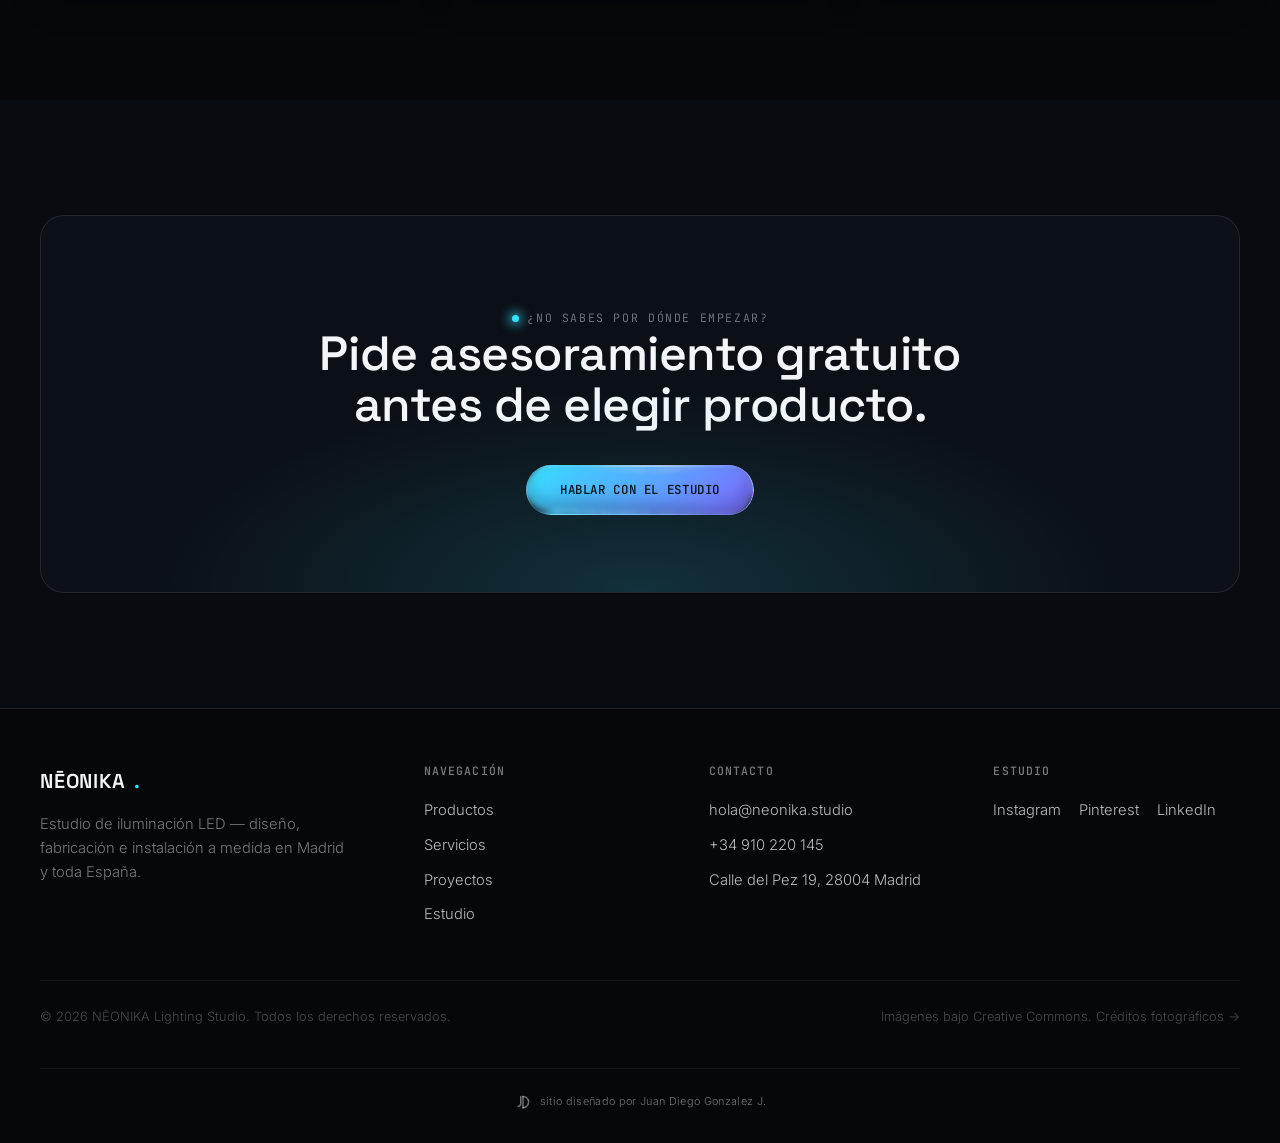
<file: productos.html>
<!doctype html>
<html lang="es">
<head>
  <meta charset="UTF-8" />
  <meta name="viewport" content="width=device-width, initial-scale=1.0" />
  <title>Catálogo LED — NĒONIKA</title>
  <meta name="description" content="Tiras LED, paneles arquitectónicos, neón flexible, bombillas inteligentes e iluminación de fachada y retail. Componentes de grado profesional." />
  <link rel="icon" href="assets/favicon.svg" type="image/svg+xml" />
  <link rel="preconnect" href="https://fonts.googleapis.com" />
  <link rel="preconnect" href="https://fonts.gstatic.com" crossorigin />
  <link rel="stylesheet" href="https://fonts.googleapis.com/css2?family=Space+Grotesk:wght@500;600;700&family=Inter:wght@300;400;500;600&family=JetBrains+Mono:wght@400;500&display=swap" />
  <link rel="stylesheet" href="styles.css?v=20260702" />
</head>
<body data-page="productos.html">
  <a class="skip-link" href="#main">Saltar al contenido</a>

  <svg width="0" height="0" style="position:absolute" aria-hidden="true">
    <defs>
      <filter id="glass-distortion" x="-20%" y="-20%" width="140%" height="140%" color-interpolation-filters="sRGB">
        <feTurbulence type="fractalNoise" baseFrequency="0.012 0.018" numOctaves="1" seed="7" result="turbulence" />
        <feGaussianBlur in="turbulence" stdDeviation="2" result="blurredNoise" />
        <feDisplacementMap in="SourceGraphic" in2="blurredNoise" scale="22" xChannelSelector="R" yChannelSelector="B" result="displaced" />
        <feGaussianBlur in="displaced" stdDeviation="2" result="finalBlur" />
        <feComposite in="finalBlur" in2="finalBlur" operator="over" />
      </filter>
    </defs>
  </svg>

  <header class="nav" id="site-nav">
    <div class="container">
      <a href="index.html" class="brand"><span data-brand-name>NĒONIKA</span><span class="brand-dot">.</span></a>
      <nav class="nav-links" data-nav-links aria-label="Navegación principal"></nav>
      <div class="nav-actions">
        <a href="contacto.html" class="btn-glass btn-primary btn-sm">Pedir presupuesto</a>
        <button class="nav-toggle" aria-label="Abrir menú" aria-expanded="false">
          <span></span><span></span><span></span>
        </button>
      </div>
    </div>
  </header>

  <div class="mobile-menu" aria-hidden="true">
    <nav data-mobile-links aria-label="Navegación móvil"></nav>
  </div>

  <main id="main">
    <section class="page-hero">
      <div class="container">
        <p class="kicker">Catálogo</p>
        <h1 class="reveal">Seis familias de producto. Un mismo lenguaje de luz.</h1>
        <p class="reveal">Todo con drivers regulables, chips certificados y perfiles de aluminio con disipación — listo para instalación profesional o autoinstalación guiada.</p>
      </div>
    </section>

    <section class="section" style="padding-top:1rem">
      <div class="container">
        <div class="grid-products" data-products></div>
      </div>
    </section>

    <section class="section" style="background:var(--bg-1)">
      <div class="container">
        <div class="cta-band reveal">
          <p class="kicker" style="justify-content:center">¿No sabes por dónde empezar?</p>
          <h2>Pide asesoramiento gratuito antes de elegir producto.</h2>
          <div class="hero-actions">
            <a href="contacto.html" class="btn-glass btn-primary">Hablar con el estudio</a>
          </div>
        </div>
      </div>
    </section>
  </main>

  <footer class="footer">
    <div class="container">
      <div class="footer-grid">
        <div class="footer-brand">
          <a href="index.html" class="brand"><span data-brand-name>NĒONIKA</span><span class="brand-dot">.</span></a>
          <p>Estudio de iluminación LED — diseño, fabricación e instalación a medida en Madrid y toda España.</p>
        </div>
        <div class="footer-col">
          <h4>Navegación</h4>
          <a href="productos.html">Productos</a>
          <a href="servicios.html">Servicios</a>
          <a href="proyectos.html">Proyectos</a>
          <a href="nosotros.html">Estudio</a>
        </div>
        <div class="footer-col">
          <h4>Contacto</h4>
          <a data-brand-email href="#">hola@neonika.studio</a>
          <a data-brand-phone href="#">+34 910 220 145</a>
          <p data-brand-address>Calle del Pez 19, Madrid</p>
        </div>
        <div class="footer-col">
          <h4>Estudio</h4>
          <div class="footer-socials" data-socials></div>
        </div>
      </div>
      <div class="footer-bottom">
        <span>© <span data-brand-year>2026</span> NĒONIKA Lighting Studio. Todos los derechos reservados.</span>
        <span>Imágenes bajo Creative Commons. <a href="creditos.html">Créditos fotográficos →</a></span>
      </div>
      <div class="site-signature">
        <a href="https://www.upwork.com/freelancers/~01351fd2f03bbc7c26?mp_source=share" target="_blank" rel="noopener" aria-label="Sitio diseñado por Juan Diego Gonzalez J.">
          <svg class="site-signature__mark" viewBox="0 0 48 48" xmlns="http://www.w3.org/2000/svg" aria-hidden="true">
            <path d="M18,9 L18,28 A7,7 0 0 1 11,35" fill="none" stroke="var(--signature-color, currentColor)" stroke-width="4" stroke-linecap="round"/>
            <path d="M24,9 L24,39" fill="none" stroke="var(--signature-color, currentColor)" stroke-width="4" stroke-linecap="round"/>
            <path d="M24,9 A14,14 0 0 1 24,39" fill="none" stroke="var(--signature-color, currentColor)" stroke-width="4" stroke-linecap="round"/>
          </svg>
          <span class="site-signature__text">sitio diseñado por Juan Diego Gonzalez J.</span>
        </a>
      </div>
    </div>
  </footer>

  <script defer src="lib/gsap.min.js"></script>
  <script defer src="lib/ScrollTrigger.min.js"></script>
  <script defer src="lib/manifest.js"></script>
  <script defer src="main.js?v=20260702"></script>
</body>
</html>
</file>
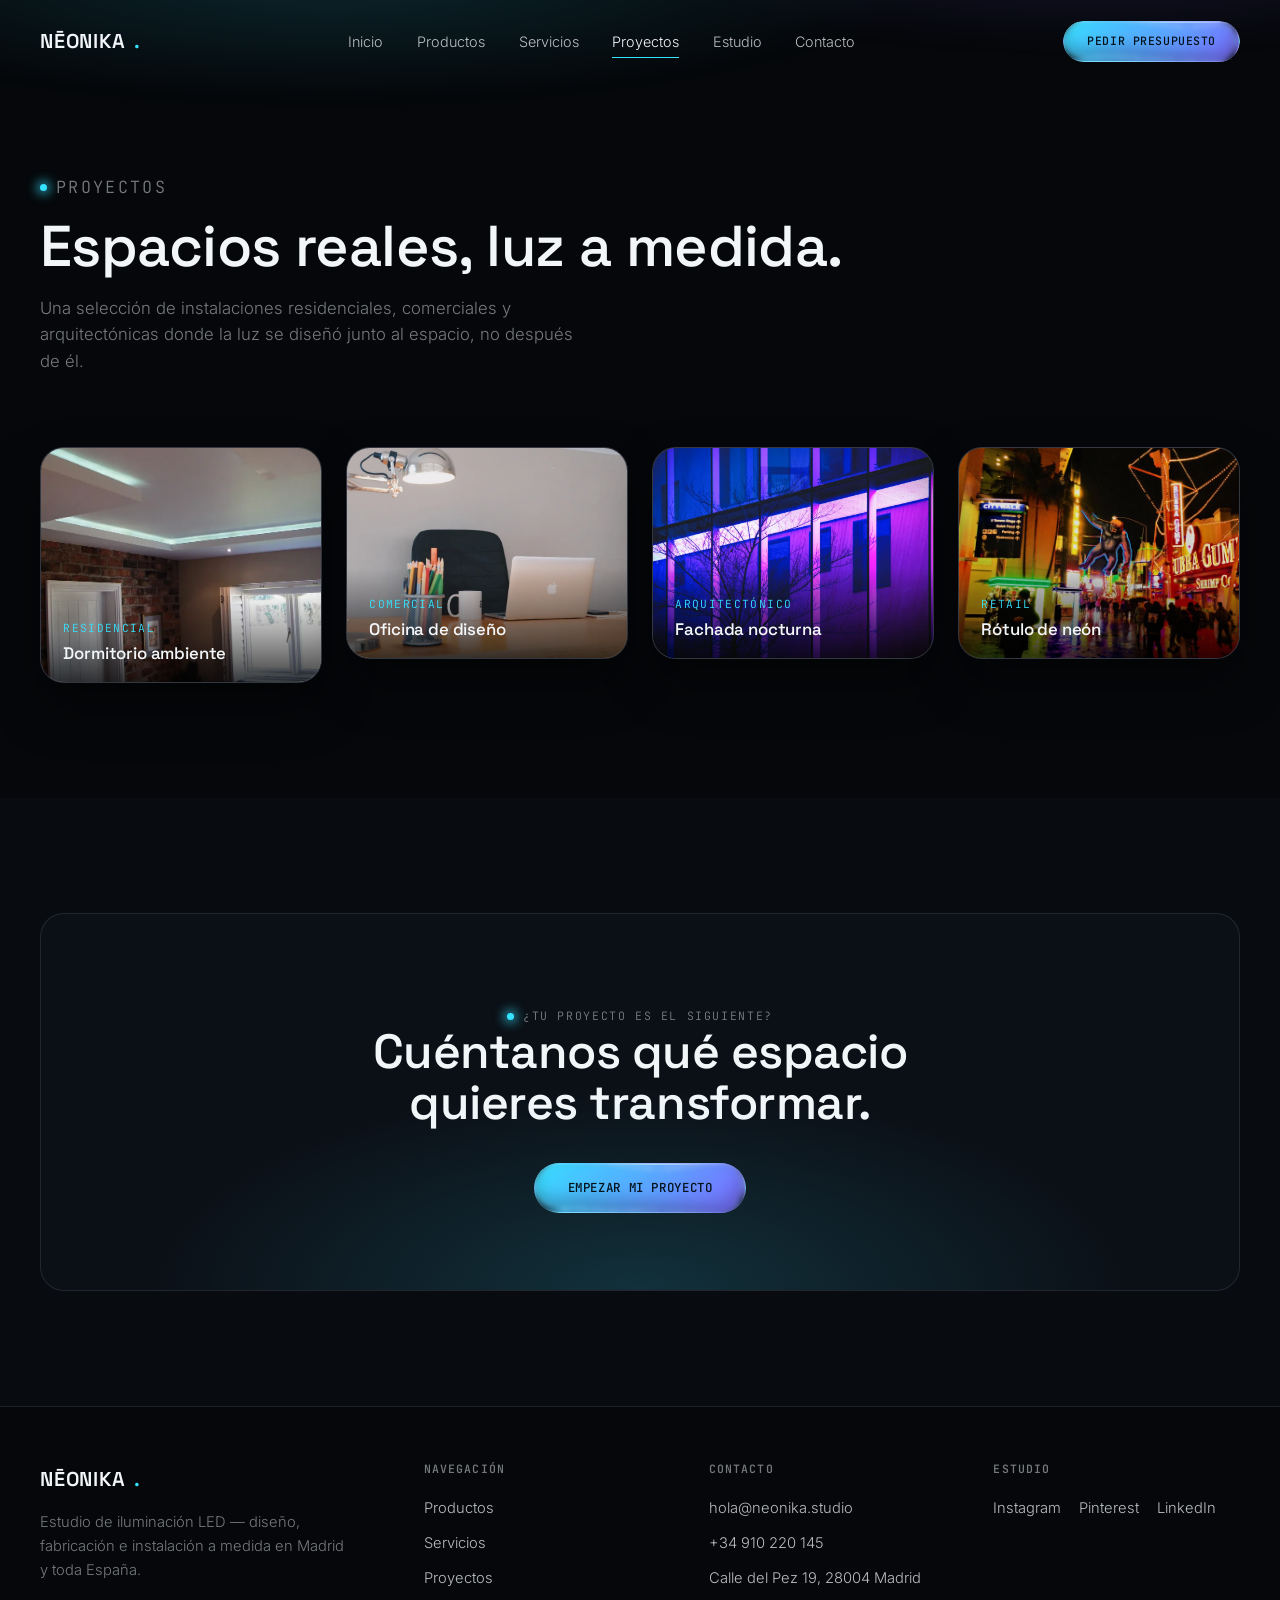
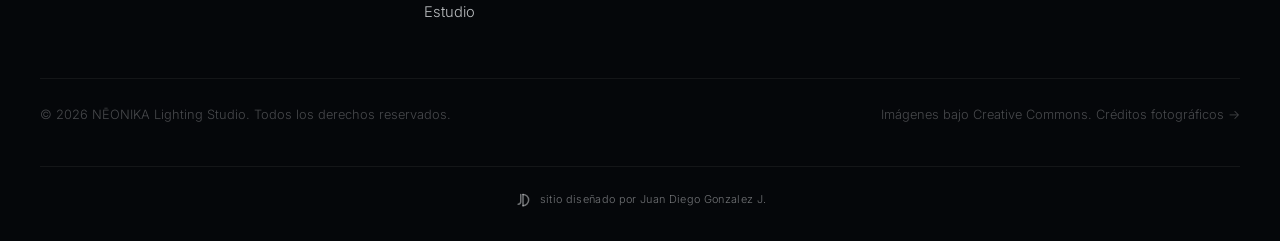
<file: proyectos.html>
<!doctype html>
<html lang="es">
<head>
  <meta charset="UTF-8" />
  <meta name="viewport" content="width=device-width, initial-scale=1.0" />
  <title>Proyectos de iluminación LED — NĒONIKA</title>
  <meta name="description" content="Instalaciones residenciales, comerciales y arquitectónicas realizadas por el estudio NĒONIKA." />
  <link rel="icon" href="assets/favicon.svg" type="image/svg+xml" />
  <link rel="preconnect" href="https://fonts.googleapis.com" />
  <link rel="preconnect" href="https://fonts.gstatic.com" crossorigin />
  <link rel="stylesheet" href="https://fonts.googleapis.com/css2?family=Space+Grotesk:wght@500;600;700&family=Inter:wght@300;400;500;600&family=JetBrains+Mono:wght@400;500&display=swap" />
  <link rel="stylesheet" href="styles.css?v=20260702" />
</head>
<body data-page="proyectos.html">
  <a class="skip-link" href="#main">Saltar al contenido</a>

  <svg width="0" height="0" style="position:absolute" aria-hidden="true">
    <defs>
      <filter id="glass-distortion" x="-20%" y="-20%" width="140%" height="140%" color-interpolation-filters="sRGB">
        <feTurbulence type="fractalNoise" baseFrequency="0.012 0.018" numOctaves="1" seed="7" result="turbulence" />
        <feGaussianBlur in="turbulence" stdDeviation="2" result="blurredNoise" />
        <feDisplacementMap in="SourceGraphic" in2="blurredNoise" scale="22" xChannelSelector="R" yChannelSelector="B" result="displaced" />
        <feGaussianBlur in="displaced" stdDeviation="2" result="finalBlur" />
        <feComposite in="finalBlur" in2="finalBlur" operator="over" />
      </filter>
    </defs>
  </svg>

  <header class="nav" id="site-nav">
    <div class="container">
      <a href="index.html" class="brand"><span data-brand-name>NĒONIKA</span><span class="brand-dot">.</span></a>
      <nav class="nav-links" data-nav-links aria-label="Navegación principal"></nav>
      <div class="nav-actions">
        <a href="contacto.html" class="btn-glass btn-primary btn-sm">Pedir presupuesto</a>
        <button class="nav-toggle" aria-label="Abrir menú" aria-expanded="false">
          <span></span><span></span><span></span>
        </button>
      </div>
    </div>
  </header>

  <div class="mobile-menu" aria-hidden="true">
    <nav data-mobile-links aria-label="Navegación móvil"></nav>
  </div>

  <main id="main">
    <section class="page-hero">
      <div class="container">
        <p class="kicker">Proyectos</p>
        <h1 class="reveal">Espacios reales, luz a medida.</h1>
        <p class="reveal">Una selección de instalaciones residenciales, comerciales y arquitectónicas donde la luz se diseñó junto al espacio, no después de él.</p>
      </div>
    </section>

    <section class="section" style="padding-top:1rem">
      <div class="container">
        <div class="grid-gallery" data-gallery></div>
      </div>
    </section>

    <section class="section" style="background:var(--bg-1)">
      <div class="container">
        <div class="cta-band reveal">
          <p class="kicker" style="justify-content:center">¿Tu proyecto es el siguiente?</p>
          <h2>Cuéntanos qué espacio quieres transformar.</h2>
          <div class="hero-actions">
            <a href="contacto.html" class="btn-glass btn-primary">Empezar mi proyecto</a>
          </div>
        </div>
      </div>
    </section>
  </main>

  <footer class="footer">
    <div class="container">
      <div class="footer-grid">
        <div class="footer-brand">
          <a href="index.html" class="brand"><span data-brand-name>NĒONIKA</span><span class="brand-dot">.</span></a>
          <p>Estudio de iluminación LED — diseño, fabricación e instalación a medida en Madrid y toda España.</p>
        </div>
        <div class="footer-col">
          <h4>Navegación</h4>
          <a href="productos.html">Productos</a>
          <a href="servicios.html">Servicios</a>
          <a href="proyectos.html">Proyectos</a>
          <a href="nosotros.html">Estudio</a>
        </div>
        <div class="footer-col">
          <h4>Contacto</h4>
          <a data-brand-email href="#">hola@neonika.studio</a>
          <a data-brand-phone href="#">+34 910 220 145</a>
          <p data-brand-address>Calle del Pez 19, Madrid</p>
        </div>
        <div class="footer-col">
          <h4>Estudio</h4>
          <div class="footer-socials" data-socials></div>
        </div>
      </div>
      <div class="footer-bottom">
        <span>© <span data-brand-year>2026</span> NĒONIKA Lighting Studio. Todos los derechos reservados.</span>
        <span>Imágenes bajo Creative Commons. <a href="creditos.html">Créditos fotográficos →</a></span>
      </div>
      <div class="site-signature">
        <a href="https://www.upwork.com/freelancers/~01351fd2f03bbc7c26?mp_source=share" target="_blank" rel="noopener" aria-label="Sitio diseñado por Juan Diego Gonzalez J.">
          <svg class="site-signature__mark" viewBox="0 0 48 48" xmlns="http://www.w3.org/2000/svg" aria-hidden="true">
            <path d="M18,9 L18,28 A7,7 0 0 1 11,35" fill="none" stroke="var(--signature-color, currentColor)" stroke-width="4" stroke-linecap="round"/>
            <path d="M24,9 L24,39" fill="none" stroke="var(--signature-color, currentColor)" stroke-width="4" stroke-linecap="round"/>
            <path d="M24,9 A14,14 0 0 1 24,39" fill="none" stroke="var(--signature-color, currentColor)" stroke-width="4" stroke-linecap="round"/>
          </svg>
          <span class="site-signature__text">sitio diseñado por Juan Diego Gonzalez J.</span>
        </a>
      </div>
    </div>
  </footer>

  <script defer src="lib/gsap.min.js"></script>
  <script defer src="lib/ScrollTrigger.min.js"></script>
  <script defer src="lib/manifest.js"></script>
  <script defer src="main.js?v=20260702"></script>
</body>
</html>
</file>
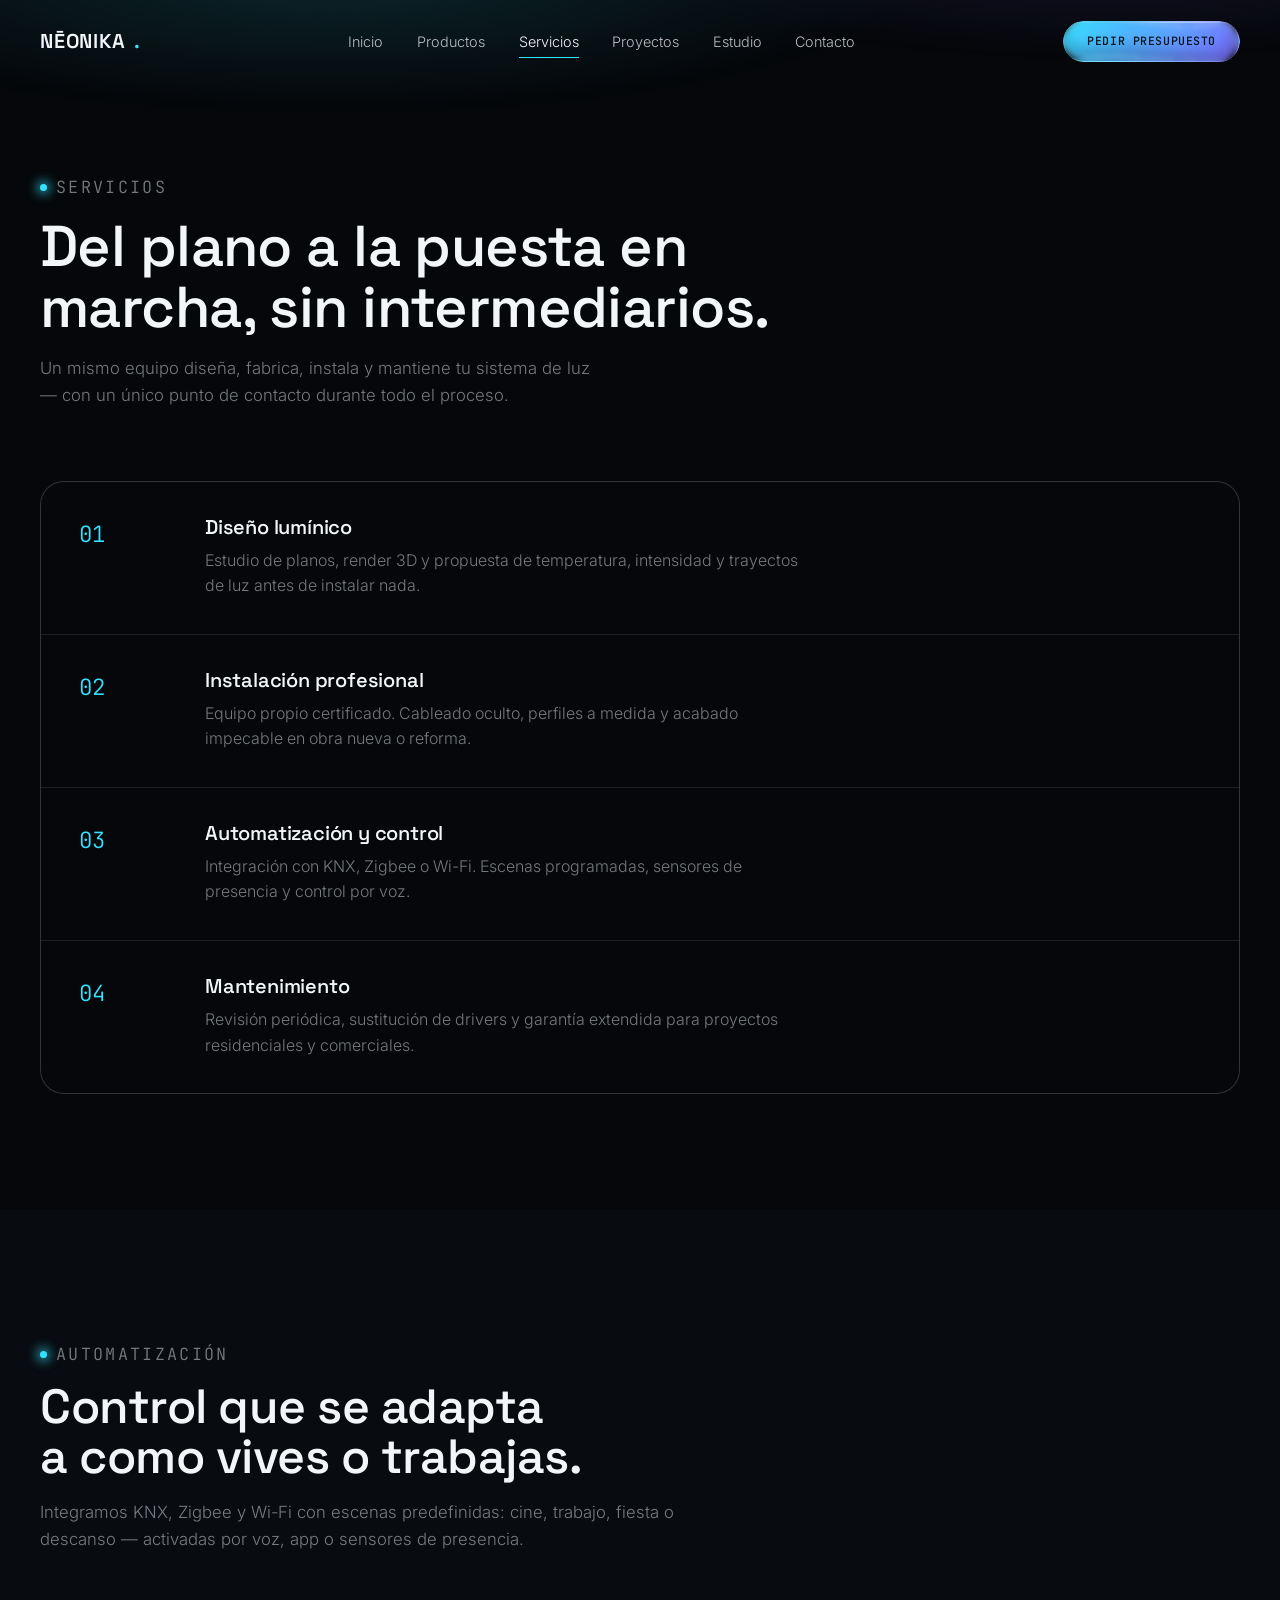
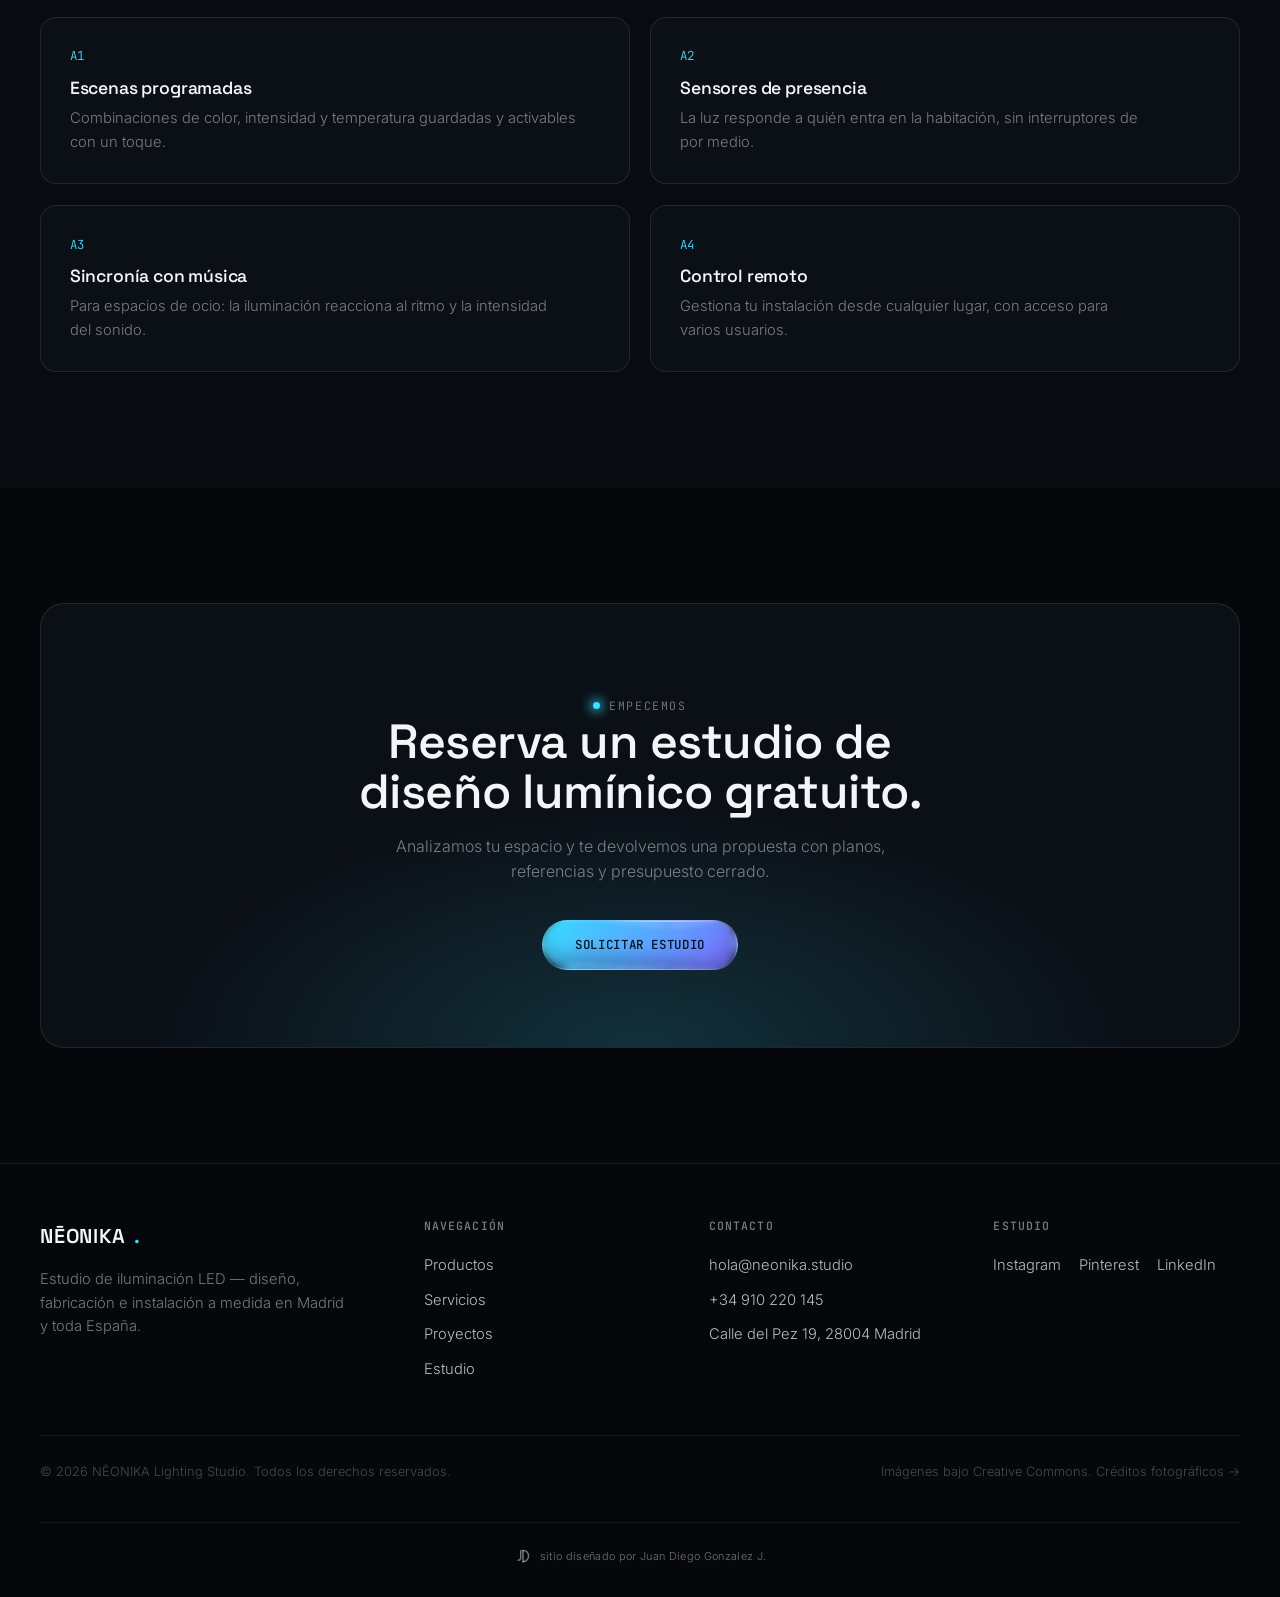
<file: servicios.html>
<!doctype html>
<html lang="es">
<head>
  <meta charset="UTF-8" />
  <meta name="viewport" content="width=device-width, initial-scale=1.0" />
  <title>Servicios de diseño e instalación LED — NĒONIKA</title>
  <meta name="description" content="Diseño lumínico, instalación profesional, automatización y mantenimiento. Un mismo equipo del plano a la puesta en marcha." />
  <link rel="icon" href="assets/favicon.svg" type="image/svg+xml" />
  <link rel="preconnect" href="https://fonts.googleapis.com" />
  <link rel="preconnect" href="https://fonts.gstatic.com" crossorigin />
  <link rel="stylesheet" href="https://fonts.googleapis.com/css2?family=Space+Grotesk:wght@500;600;700&family=Inter:wght@300;400;500;600&family=JetBrains+Mono:wght@400;500&display=swap" />
  <link rel="stylesheet" href="styles.css?v=20260702" />
</head>
<body data-page="servicios.html">
  <a class="skip-link" href="#main">Saltar al contenido</a>

  <svg width="0" height="0" style="position:absolute" aria-hidden="true">
    <defs>
      <filter id="glass-distortion" x="-20%" y="-20%" width="140%" height="140%" color-interpolation-filters="sRGB">
        <feTurbulence type="fractalNoise" baseFrequency="0.012 0.018" numOctaves="1" seed="7" result="turbulence" />
        <feGaussianBlur in="turbulence" stdDeviation="2" result="blurredNoise" />
        <feDisplacementMap in="SourceGraphic" in2="blurredNoise" scale="22" xChannelSelector="R" yChannelSelector="B" result="displaced" />
        <feGaussianBlur in="displaced" stdDeviation="2" result="finalBlur" />
        <feComposite in="finalBlur" in2="finalBlur" operator="over" />
      </filter>
    </defs>
  </svg>

  <header class="nav" id="site-nav">
    <div class="container">
      <a href="index.html" class="brand"><span data-brand-name>NĒONIKA</span><span class="brand-dot">.</span></a>
      <nav class="nav-links" data-nav-links aria-label="Navegación principal"></nav>
      <div class="nav-actions">
        <a href="contacto.html" class="btn-glass btn-primary btn-sm">Pedir presupuesto</a>
        <button class="nav-toggle" aria-label="Abrir menú" aria-expanded="false">
          <span></span><span></span><span></span>
        </button>
      </div>
    </div>
  </header>

  <div class="mobile-menu" aria-hidden="true">
    <nav data-mobile-links aria-label="Navegación móvil"></nav>
  </div>

  <main id="main">
    <section class="page-hero">
      <div class="container">
        <p class="kicker">Servicios</p>
        <h1 class="reveal">Del plano a la puesta en marcha, sin intermediarios.</h1>
        <p class="reveal">Un mismo equipo diseña, fabrica, instala y mantiene tu sistema de luz — con un único punto de contacto durante todo el proceso.</p>
      </div>
    </section>

    <section class="section" style="padding-top:1rem">
      <div class="container">
        <div class="grid-services" data-services></div>
      </div>
    </section>

    <section class="section" style="background:var(--bg-1)">
      <div class="container">
        <div class="section-head reveal">
          <p class="kicker">Automatización</p>
          <h2>Control que se adapta a como vives o trabajas.</h2>
          <p>Integramos KNX, Zigbee y Wi-Fi con escenas predefinidas: cine, trabajo, fiesta o descanso — activadas por voz, app o sensores de presencia.</p>
        </div>
        <div class="benefits-grid" style="grid-template-columns:repeat(2,1fr)">
          <div class="benefit-item reveal">
            <div class="num">A1</div>
            <h3>Escenas programadas</h3>
            <p>Combinaciones de color, intensidad y temperatura guardadas y activables con un toque.</p>
          </div>
          <div class="benefit-item reveal" style="--i:1">
            <div class="num">A2</div>
            <h3>Sensores de presencia</h3>
            <p>La luz responde a quién entra en la habitación, sin interruptores de por medio.</p>
          </div>
          <div class="benefit-item reveal" style="--i:2">
            <div class="num">A3</div>
            <h3>Sincronía con música</h3>
            <p>Para espacios de ocio: la iluminación reacciona al ritmo y la intensidad del sonido.</p>
          </div>
          <div class="benefit-item reveal" style="--i:3">
            <div class="num">A4</div>
            <h3>Control remoto</h3>
            <p>Gestiona tu instalación desde cualquier lugar, con acceso para varios usuarios.</p>
          </div>
        </div>
      </div>
    </section>

    <section class="section">
      <div class="container">
        <div class="cta-band reveal">
          <p class="kicker" style="justify-content:center">Empecemos</p>
          <h2>Reserva un estudio de diseño lumínico gratuito.</h2>
          <p>Analizamos tu espacio y te devolvemos una propuesta con planos, referencias y presupuesto cerrado.</p>
          <div class="hero-actions">
            <a href="contacto.html" class="btn-glass btn-primary">Solicitar estudio</a>
          </div>
        </div>
      </div>
    </section>
  </main>

  <footer class="footer">
    <div class="container">
      <div class="footer-grid">
        <div class="footer-brand">
          <a href="index.html" class="brand"><span data-brand-name>NĒONIKA</span><span class="brand-dot">.</span></a>
          <p>Estudio de iluminación LED — diseño, fabricación e instalación a medida en Madrid y toda España.</p>
        </div>
        <div class="footer-col">
          <h4>Navegación</h4>
          <a href="productos.html">Productos</a>
          <a href="servicios.html">Servicios</a>
          <a href="proyectos.html">Proyectos</a>
          <a href="nosotros.html">Estudio</a>
        </div>
        <div class="footer-col">
          <h4>Contacto</h4>
          <a data-brand-email href="#">hola@neonika.studio</a>
          <a data-brand-phone href="#">+34 910 220 145</a>
          <p data-brand-address>Calle del Pez 19, Madrid</p>
        </div>
        <div class="footer-col">
          <h4>Estudio</h4>
          <div class="footer-socials" data-socials></div>
        </div>
      </div>
      <div class="footer-bottom">
        <span>© <span data-brand-year>2026</span> NĒONIKA Lighting Studio. Todos los derechos reservados.</span>
        <span>Imágenes bajo Creative Commons. <a href="creditos.html">Créditos fotográficos →</a></span>
      </div>
      <div class="site-signature">
        <a href="https://www.upwork.com/freelancers/~01351fd2f03bbc7c26?mp_source=share" target="_blank" rel="noopener" aria-label="Sitio diseñado por Juan Diego Gonzalez J.">
          <svg class="site-signature__mark" viewBox="0 0 48 48" xmlns="http://www.w3.org/2000/svg" aria-hidden="true">
            <path d="M18,9 L18,28 A7,7 0 0 1 11,35" fill="none" stroke="var(--signature-color, currentColor)" stroke-width="4" stroke-linecap="round"/>
            <path d="M24,9 L24,39" fill="none" stroke="var(--signature-color, currentColor)" stroke-width="4" stroke-linecap="round"/>
            <path d="M24,9 A14,14 0 0 1 24,39" fill="none" stroke="var(--signature-color, currentColor)" stroke-width="4" stroke-linecap="round"/>
          </svg>
          <span class="site-signature__text">sitio diseñado por Juan Diego Gonzalez J.</span>
        </a>
      </div>
    </div>
  </footer>

  <script defer src="lib/gsap.min.js"></script>
  <script defer src="lib/ScrollTrigger.min.js"></script>
  <script defer src="lib/manifest.js"></script>
  <script defer src="main.js?v=20260702"></script>
</body>
</html>
</file>
<file: styles.css>
/* =============================================================
   NĒONIKA — Iluminación LED premium
   1. Tokens
   2. Reset & base
   3. Utilities
   4. Typography
   5. Components (nav, buttons, glass frames, cards, forms)
   6. Sections
   7. Effects / animations
   8. Responsive
   9. Reduced motion
   ============================================================= */

/* =============================================================
   1. Tokens
   ============================================================= */
:root {
  --bg:        #05070a;
  --bg-1:      #080b10;
  --bg-2:      #0b0f16;
  --bg-3:      #11161f;
  --bg-4:      #161c27;

  --ink:       #f3f6f9;
  --ink-soft:  rgba(243, 246, 249, 0.76);
  --ink-mute:  rgba(243, 246, 249, 0.48);
  --ink-dim:   rgba(243, 246, 249, 0.28);

  --accent:      #35e2ff;
  --accent-soft: rgba(53, 226, 255, 0.16);
  --accent-2:    #7c6bff;
  --accent-3:    #c165ff;

  --line:      rgba(243, 246, 249, 0.10);
  --line-soft: rgba(243, 246, 249, 0.06);

  --glass-bg:     rgba(255, 255, 255, 0.05);
  --glass-bg-2:   rgba(255, 255, 255, 0.09);
  --glass-border: rgba(255, 255, 255, 0.14);

  --display: "Space Grotesk", "Inter Display", -apple-system, sans-serif;
  --sans:    "Inter", -apple-system, BlinkMacSystemFont, "Segoe UI", system-ui, sans-serif;
  --mono:    "JetBrains Mono", ui-monospace, "SFMono-Regular", monospace;

  --ease-out:    cubic-bezier(0.16, 1, 0.3, 1);
  --ease-in:     cubic-bezier(0.7, 0, 0.84, 0);
  --ease-soft:   cubic-bezier(0.25, 0.46, 0.45, 0.94);
  --ease-bounce: cubic-bezier(0.34, 1.56, 0.64, 1);

  --nav-h: 84px;
  --radius-lg: 1.5rem;
  --radius-md: 1rem;
  --radius-sm: 0.6rem;
  --radius-pill: 999px;

  --container: 1240px;

  /* Firma de autoría (signature-kit): tenue respecto al resto del footer */
  --signature-color: rgba(243, 246, 249, 0.45);
}

/* =============================================================
   2. Reset & base
   ============================================================= */
*, *::before, *::after { box-sizing: border-box; margin: 0; }
html {
  -webkit-text-size-adjust: 100%;
  tab-size: 2;
  overflow-x: clip;
  scroll-behavior: smooth;
}
body {
  background: var(--bg);
  color: var(--ink);
  font-family: var(--sans);
  font-size: 16px;
  font-weight: 300;
  line-height: 1.6;
  -webkit-font-smoothing: antialiased;
  -moz-osx-font-smoothing: grayscale;
  text-rendering: optimizeLegibility;
  overflow-x: clip;
  overscroll-behavior-y: none;
}
img, svg, video, canvas { display: block; max-width: 100%; }
img { height: auto; }
button { font: inherit; color: inherit; cursor: pointer; border: 0; background: none; }
a { color: inherit; text-decoration: none; }
ul, ol { list-style: none; padding: 0; }
input, textarea, select { font: inherit; color: inherit; }
p { text-wrap: pretty; }
h1, h2, h3, h4 {
  font-family: var(--display);
  font-weight: 550;
  text-wrap: balance;
  line-height: 1.05;
  letter-spacing: -0.01em;
  color: var(--ink);
}
::selection { background: var(--accent); color: var(--bg); }

:focus-visible {
  outline: 2px solid var(--accent);
  outline-offset: 3px;
  border-radius: 4px;
}

/* =============================================================
   3. Utilities
   ============================================================= */
.container {
  width: 100%;
  max-width: var(--container);
  margin-inline: auto;
  padding-inline: 1.25rem;
}
.sr-only {
  position: absolute; width: 1px; height: 1px;
  padding: 0; margin: -1px; overflow: hidden;
  clip: rect(0,0,0,0); white-space: nowrap; border: 0;
}
.skip-link {
  position: fixed; top: -100px; left: 1rem;
  padding: .7rem 1.1rem; background: var(--ink); color: var(--bg);
  z-index: 9999; border-radius: 8px; font-weight: 500;
  transition: top .25s var(--ease-out);
}
.skip-link:focus { top: 1rem; }

.kicker {
  font-family: var(--mono);
  font-size: 0.72rem;
  letter-spacing: 0.14em;
  text-transform: uppercase;
  color: var(--accent);
  display: inline-flex;
  align-items: center;
  gap: 0.55rem;
}
.kicker::before {
  content: "";
  width: 7px; height: 7px;
  border-radius: 50%;
  background: var(--accent);
  box-shadow: 0 0 12px 2px var(--accent);
}

.eyebrow-mute {
  font-family: var(--mono);
  font-size: 0.7rem;
  letter-spacing: 0.12em;
  text-transform: uppercase;
  color: var(--ink-mute);
}

.reveal {
  opacity: 0;
  transform: translateY(28px);
  transition: opacity 0.9s var(--ease-out), transform 0.9s var(--ease-out);
}
.reveal.is-visible { opacity: 1; transform: none; }
.reveal[data-split] { opacity: 1; transform: none; }

.stagger > * { transition-delay: calc(var(--i, 0) * 90ms); }

.section {
  position: relative;
  padding-block: clamp(4rem, 9vw, 8rem);
}
.section-head {
  max-width: 640px;
  margin-bottom: clamp(2.5rem, 5vw, 4rem);
}
.section-head h2 { font-size: clamp(1.9rem, 4vw, 3rem); margin-top: .9rem; }
.section-head p { color: var(--ink-mute); margin-top: 1rem; font-size: 1.05rem; }
.section-head.center { margin-inline: auto; text-align: center; }

.hairline {
  height: 1px;
  background: var(--line);
  border: 0;
}

/* =============================================================
   4. Typography components
   ============================================================= */
.text-gradient {
  background: linear-gradient(120deg, var(--accent) 0%, var(--accent-2) 55%, var(--accent-3) 100%);
  -webkit-background-clip: text;
  background-clip: text;
  color: transparent;
}

/* =============================================================
   5. Components
   ============================================================= */

/* --- Nav --- */
.nav {
  position: fixed;
  inset: 0 0 auto 0;
  z-index: 100;
  height: var(--nav-h);
  display: flex;
  align-items: center;
  background: transparent;
  border-bottom: 1px solid transparent;
  transition: background .4s var(--ease-out), border-color .4s var(--ease-out), backdrop-filter .4s var(--ease-out);
}
.nav.is-solid {
  background: rgba(5, 7, 10, 0.72);
  border-bottom-color: var(--line);
  backdrop-filter: blur(16px) saturate(160%);
  -webkit-backdrop-filter: blur(16px) saturate(160%);
}
.nav .container {
  display: flex;
  align-items: center;
  justify-content: space-between;
  gap: 1.5rem;
}
.brand {
  font-family: var(--display);
  font-weight: 600;
  font-size: 1.25rem;
  letter-spacing: 0.04em;
  display: inline-flex;
  align-items: center;
  gap: .5rem;
}
.brand-dot { color: var(--accent); }
.nav-links {
  display: none;
  align-items: center;
  gap: 2.1rem;
}
.nav-links a {
  position: relative;
  font-size: 0.9rem;
  color: var(--ink-soft);
  padding-block: .3rem;
  transition: color .3s var(--ease-out);
}
.nav-links a::after {
  content: "";
  position: absolute; left: 0; right: 100%; bottom: 0;
  height: 1px;
  background: var(--accent);
  transition: right .35s var(--ease-out);
}
.nav-links a:hover, .nav-links a.active { color: var(--ink); }
.nav-links a:hover::after, .nav-links a.active::after { right: 0; }

.nav-actions { display: flex; align-items: center; gap: 1rem; }
.nav-toggle {
  display: inline-flex;
  flex-direction: column;
  gap: 5px;
  padding: .5rem;
  z-index: 110;
}
.nav-toggle span {
  width: 22px; height: 1.5px;
  background: var(--ink);
  transition: transform .35s var(--ease-out), opacity .35s var(--ease-out);
}
.nav-toggle[aria-expanded="true"] span:nth-child(1) { transform: translateY(6.5px) rotate(45deg); }
.nav-toggle[aria-expanded="true"] span:nth-child(2) { opacity: 0; }
.nav-toggle[aria-expanded="true"] span:nth-child(3) { transform: translateY(-6.5px) rotate(-45deg); }

.mobile-menu {
  position: fixed; inset: 0;
  z-index: 90;
  background: rgba(5, 7, 10, 0.98);
  display: flex;
  flex-direction: column;
  align-items: center;
  justify-content: center;
  gap: 1.6rem;
  opacity: 0;
  pointer-events: none;
  transform: translateY(-12px);
  transition: opacity .4s var(--ease-out), transform .4s var(--ease-out);
}
.mobile-menu.is-open { opacity: 1; pointer-events: auto; transform: none; }
.mobile-menu a { font-family: var(--display); font-size: 1.7rem; color: var(--ink-soft); }
.mobile-menu a:hover, .mobile-menu a.active { color: var(--accent); }

/* --- Liquid glass buttons --- */
.btn-glass {
  position: relative;
  isolation: isolate;
  display: inline-flex;
  align-items: center;
  justify-content: center;
  gap: 0.6rem;
  padding: 0.95rem 2.1rem;
  border-radius: var(--radius-pill);
  font-family: var(--mono);
  font-size: 0.78rem;
  font-weight: 500;
  letter-spacing: 0.05em;
  text-transform: uppercase;
  color: var(--ink);
  overflow: hidden;
  transition: transform .4s var(--ease-out), filter .4s var(--ease-out);
}
.btn-glass:hover { transform: scale(1.045) translateY(-1px); filter: brightness(1.1); }
.btn-glass:active { transform: scale(0.97); }

.btn-glass::before {
  content: "";
  position: absolute;
  inset: 0;
  z-index: -2;
  border-radius: inherit;
  background: linear-gradient(180deg, rgba(255,255,255,0.16), rgba(255,255,255,0.03));
  border: 1px solid var(--glass-border);
  box-shadow:
    inset 0 1px 1px rgba(255,255,255,0.45),
    inset 0 -8px 14px rgba(0,0,0,0.4),
    inset 0 0 18px rgba(0,0,0,0.18),
    0 10px 26px rgba(0,0,0,0.4);
  backdrop-filter: blur(6px) saturate(140%);
  -webkit-backdrop-filter: blur(6px) saturate(140%);
}
.btn-glass::after {
  content: "";
  position: absolute;
  inset: 0;
  z-index: -1;
  border-radius: inherit;
  opacity: 0.9;
  -webkit-backdrop-filter: blur(2px);
  backdrop-filter: blur(2px);
}
@supports (backdrop-filter: url(#a)) {
  .btn-glass::after { backdrop-filter: url(#glass-distortion) blur(2px); }
}

.btn-glass.btn-primary {
  color: #04121a;
}
.btn-glass.btn-primary::before {
  background: linear-gradient(135deg, var(--accent) 0%, var(--accent-2) 100%);
  border-color: rgba(255,255,255,0.35);
  box-shadow:
    inset 0 1px 1px rgba(255,255,255,0.6),
    inset 0 -8px 16px rgba(0,0,0,0.25),
    0 0 0 1px rgba(53,226,255,0.25),
    0 10px 30px rgba(53,226,255,0.28);
}
.btn-glass.btn-primary:hover { filter: brightness(1.08) saturate(1.1); }

.btn-glass.btn-ghost::before {
  background: rgba(255,255,255,0.03);
  box-shadow:
    inset 0 1px 1px rgba(255,255,255,0.18),
    inset 0 -6px 12px rgba(0,0,0,0.3);
}

.btn-glass.btn-sm { padding: 0.7rem 1.5rem; font-size: 0.72rem; }

/* --- Liquid glass image frame --- */
.frame-glass {
  position: relative;
  border-radius: var(--radius-lg);
  overflow: hidden;
  background: var(--bg-3);
  border: 1px solid var(--glass-border);
  box-shadow:
    inset 0 1px 1px rgba(255,255,255,0.22),
    inset 0 -30px 50px rgba(0,0,0,0.5),
    0 24px 50px rgba(0,0,0,0.4);
}
.frame-glass img {
  width: 100%; height: 100%;
  object-fit: cover;
  transition: transform 1s var(--ease-out), filter 1s var(--ease-out);
}
.frame-glass:hover img { transform: scale(1.06); filter: saturate(1.15) brightness(1.05); }
.frame-glass::after {
  content: "";
  position: absolute; inset: 0;
  border-radius: inherit;
  padding: 1px;
  background: linear-gradient(135deg, var(--accent), transparent 45%, var(--accent-3));
  -webkit-mask: linear-gradient(#000 0 0) content-box, linear-gradient(#000 0 0);
  -webkit-mask-composite: xor;
  mask-composite: exclude;
  opacity: 0;
  transition: opacity .6s var(--ease-out);
  pointer-events: none;
}
.frame-glass:hover::after { opacity: 0.65; }
.frame-glass .frame-caption {
  position: absolute; left: 0; right: 0; bottom: 0;
  padding: 1.4rem 1.4rem 1.2rem;
  background: linear-gradient(0deg, rgba(0,0,0,0.75), transparent);
}
.frame-glass .frame-caption .eyebrow-mute { color: var(--accent); }
.frame-glass .frame-caption h3 { font-size: 1.05rem; margin-top: .3rem; }

/* --- Glass card (products / services / faqs) --- */
.card-glass {
  position: relative;
  border-radius: var(--radius-lg);
  padding: 1.9rem;
  background: linear-gradient(160deg, var(--glass-bg-2), var(--glass-bg));
  border: 1px solid var(--glass-border);
  box-shadow:
    inset 0 1px 1px rgba(255,255,255,0.14),
    inset 0 -20px 34px rgba(0,0,0,0.4),
    0 18px 34px rgba(0,0,0,0.32);
  transition: transform .5s var(--ease-out), box-shadow .5s var(--ease-out), border-color .5s var(--ease-out);
}
.card-glass:hover {
  transform: translateY(-6px);
  border-color: rgba(53,226,255,0.35);
  box-shadow:
    inset 0 1px 1px rgba(255,255,255,0.16),
    inset 0 -20px 34px rgba(0,0,0,0.4),
    0 26px 50px rgba(0,0,0,0.4),
    0 0 40px rgba(53,226,255,0.12);
}

.card-visual {
  aspect-ratio: 4 / 3;
  border-radius: var(--radius-md);
  overflow: hidden;
  background: radial-gradient(circle at 30% 20%, rgba(53,226,255,0.16), transparent 60%), var(--bg-4);
  display: flex; align-items: center; justify-content: center;
  margin-bottom: 1.4rem;
  border: 1px solid var(--line);
}
.card-visual img { width: 100%; height: 100%; object-fit: cover; }
.card-visual svg { width: 46%; height: 46%; filter: drop-shadow(0 0 16px rgba(53,226,255,0.55)); }

.card-glass .eyebrow-mute { color: var(--accent); }
.card-glass h3 { font-size: 1.18rem; margin-top: .4rem; }
.card-glass p { color: var(--ink-mute); font-size: 0.92rem; margin-top: .6rem; }
.card-glass .card-foot {
  display: flex; align-items: center; justify-content: space-between;
  margin-top: 1.3rem; padding-top: 1.1rem; border-top: 1px solid var(--line-soft);
}
.card-glass .price { font-family: var(--mono); font-size: 0.85rem; color: var(--ink-soft); }

/* --- Stat --- */
.stat { text-align: center; }
.stat .num {
  font-family: var(--display);
  font-size: clamp(2.2rem, 4.5vw, 3.4rem);
  font-weight: 600;
  color: var(--ink);
}
.stat .num .suffix { color: var(--accent); }
.stat .label { margin-top: .5rem; color: var(--ink-mute); font-size: 0.85rem; }

/* --- Form --- */
.form-glass {
  border-radius: var(--radius-lg);
  padding: clamp(1.6rem, 4vw, 2.6rem);
  background: linear-gradient(160deg, var(--glass-bg-2), var(--glass-bg));
  border: 1px solid var(--glass-border);
  box-shadow: inset 0 1px 1px rgba(255,255,255,0.14), 0 20px 40px rgba(0,0,0,0.35);
}
.field { margin-bottom: 1.3rem; }
.field label {
  display: block;
  font-family: var(--mono);
  font-size: 0.72rem;
  letter-spacing: 0.08em;
  text-transform: uppercase;
  color: var(--ink-mute);
  margin-bottom: .55rem;
}
.field input, .field textarea, .field select {
  width: 100%;
  padding: 0.85rem 1rem;
  background: rgba(255,255,255,0.04);
  border: 1px solid var(--line);
  border-radius: var(--radius-sm);
  color: var(--ink);
  transition: border-color .3s var(--ease-out), background .3s var(--ease-out);
}
.field input:focus, .field textarea:focus, .field select:focus {
  outline: none;
  border-color: var(--accent);
  background: rgba(53,226,255,0.05);
}
.field textarea { resize: vertical; min-height: 120px; }
.field-row { display: grid; gap: 1.3rem; grid-template-columns: 1fr; }
.form-note { font-size: 0.82rem; color: var(--ink-dim); margin-top: 1rem; }
.form-success {
  display: none;
  align-items: center; gap: .7rem;
  padding: 1rem 1.2rem;
  border-radius: var(--radius-sm);
  background: rgba(53,226,255,0.1);
  border: 1px solid rgba(53,226,255,0.3);
  color: var(--accent);
  font-size: 0.9rem;
  margin-top: 1rem;
}
.form-success.is-visible { display: flex; }

/* --- Accordion (FAQ) --- */
.accordion-item {
  border-bottom: 1px solid var(--line);
}
.accordion-trigger {
  width: 100%;
  display: flex; align-items: center; justify-content: space-between;
  gap: 1rem;
  padding: 1.5rem 0;
  text-align: left;
  font-family: var(--display);
  font-size: 1.05rem;
  color: var(--ink);
}
.accordion-trigger .plus {
  flex-shrink: 0;
  width: 26px; height: 26px;
  border-radius: 50%;
  border: 1px solid var(--line);
  display: flex; align-items: center; justify-content: center;
  position: relative;
  transition: transform .4s var(--ease-out), border-color .4s var(--ease-out);
}
.accordion-trigger .plus::before, .accordion-trigger .plus::after {
  content: ""; position: absolute; background: var(--ink-soft);
}
.accordion-trigger .plus::before { width: 10px; height: 1px; }
.accordion-trigger .plus::after { width: 1px; height: 10px; }
.accordion-item.is-open .accordion-trigger .plus { transform: rotate(135deg); border-color: var(--accent); }
.accordion-panel {
  max-height: 0;
  overflow: hidden;
  transition: max-height .5s var(--ease-out);
}
.accordion-panel p { padding-bottom: 1.5rem; color: var(--ink-mute); max-width: 60ch; }

/* --- Testimonial --- */
.testimonial-card {
  padding: 2rem;
  border-radius: var(--radius-lg);
  background: var(--bg-3);
  border: 1px solid var(--line);
}
.testimonial-card .quote-mark {
  font-family: var(--display);
  font-size: 3rem;
  color: var(--accent);
  line-height: 1;
  display: block;
  margin-bottom: .6rem;
}
.testimonial-card p.quote { font-size: 1.02rem; color: var(--ink-soft); }
.testimonial-card .who {
  display: flex; align-items: center; gap: .8rem;
  margin-top: 1.6rem;
}
.avatar-ring {
  width: 42px; height: 42px;
  border-radius: 50%;
  display: flex; align-items: center; justify-content: center;
  font-family: var(--display);
  font-size: 0.82rem;
  color: var(--bg);
  background: linear-gradient(135deg, var(--accent), var(--accent-3));
  flex-shrink: 0;
}
.who .name { font-size: 0.92rem; color: var(--ink); }
.who .role { font-size: 0.8rem; color: var(--ink-dim); }

/* =============================================================
   6. Sections
   ============================================================= */

/* --- Hero (WebGL liquid crystal) --- */
.hero {
  position: relative;
  min-height: 100vh;
  min-height: 100svh;
  display: flex;
  align-items: center;
  overflow: hidden;
  background: var(--bg);
}
#liquid-crystal {
  position: absolute !important;
  inset: 0;
  width: 100% !important;
  height: 100% !important;
  z-index: 0;
}
.hero.no-webgl #liquid-crystal {
  background:
    radial-gradient(ellipse 60% 50% at 30% 30%, rgba(53,226,255,0.22), transparent 60%),
    radial-gradient(ellipse 50% 40% at 75% 65%, rgba(124,107,255,0.20), transparent 60%),
    var(--bg);
}
.hero.no-webgl #lc-canvas { display: none; }

.hero-scrim {
  position: absolute; inset: 0; z-index: 1;
  background: radial-gradient(ellipse 70% 60% at 50% 45%, rgba(5,7,10,0.25) 0%, rgba(5,7,10,0.55) 55%, rgba(5,7,10,0.88) 100%);
  pointer-events: none;
}
.hero-content {
  position: relative;
  z-index: 2;
  width: 100%;
  padding-top: var(--nav-h);
}
.hero-inner { max-width: 780px; }
.hero-title {
  font-size: clamp(2.8rem, 7.5vw, 6rem);
  margin-top: 1.4rem;
  text-shadow: 0 4px 40px rgba(0,0,0,0.5);
}
.hero-sub {
  margin-top: 1.4rem;
  font-size: clamp(1rem, 1.6vw, 1.2rem);
  color: var(--ink-soft);
  max-width: 52ch;
}
.hero-actions {
  margin-top: 2.3rem;
  display: flex;
  flex-wrap: wrap;
  gap: 1rem;
}
.hero-stats {
  position: relative;
  z-index: 2;
  margin-top: clamp(3rem, 8vw, 5rem);
  display: grid;
  grid-template-columns: repeat(2, 1fr);
  gap: 1.6rem 1rem;
  max-width: 640px;
}
.hero-scroll-cue {
  position: absolute; bottom: 2.2rem; left: 50%; transform: translateX(-50%);
  z-index: 2;
  display: flex; flex-direction: column; align-items: center; gap: .6rem;
  color: var(--ink-dim);
  font-family: var(--mono); font-size: 0.68rem; letter-spacing: .12em; text-transform: uppercase;
}
.hero-scroll-cue .line {
  width: 1px; height: 34px;
  background: linear-gradient(180deg, var(--accent), transparent);
  animation: scrollCue 2.2s var(--ease-soft) infinite;
}
@keyframes scrollCue {
  0% { transform: scaleY(0); transform-origin: top; }
  50% { transform: scaleY(1); transform-origin: top; }
  50.01% { transform-origin: bottom; }
  100% { transform: scaleY(0); transform-origin: bottom; }
}

/* --- Page hero (inner pages) --- */
.page-hero {
  position: relative;
  padding-top: calc(var(--nav-h) + 4.5rem);
  padding-bottom: 3.5rem;
  overflow: hidden;
}
.page-hero::before {
  content: "";
  position: absolute; inset: -20% -10% auto -10%;
  height: 70%;
  background: radial-gradient(ellipse 55% 60% at 30% 20%, rgba(53,226,255,0.14), transparent 70%),
              radial-gradient(ellipse 45% 50% at 80% 10%, rgba(124,107,255,0.14), transparent 70%);
  filter: blur(10px);
  pointer-events: none;
}
.page-hero h1 { font-size: clamp(2.2rem, 5vw, 3.6rem); margin-top: 1rem; }
.page-hero p { margin-top: 1.1rem; color: var(--ink-mute); max-width: 56ch; font-size: 1.05rem; }

/* --- Benefits --- */
.benefits-grid {
  display: grid;
  gap: 1.3rem;
  grid-template-columns: 1fr;
}
.benefit-item {
  padding: 1.8rem;
  border-radius: var(--radius-md);
  border: 1px solid var(--line);
  background: var(--bg-2);
  transition: border-color .4s var(--ease-out), background .4s var(--ease-out);
}
.benefit-item:hover { border-color: rgba(53,226,255,0.3); background: var(--bg-3); }
.benefit-item .num { font-family: var(--mono); color: var(--accent); font-size: 0.78rem; }
.benefit-item h3 { font-size: 1.1rem; margin-top: .8rem; }
.benefit-item p { color: var(--ink-mute); font-size: 0.92rem; margin-top: .6rem; }

/* --- Product / gallery grids --- */
.grid-products, .grid-gallery {
  display: grid;
  gap: 1.5rem;
  grid-template-columns: 1fr;
}
.grid-gallery .frame-glass { aspect-ratio: 4/3; }
.grid-testimonials {
  display: grid;
  gap: 1.5rem;
  grid-template-columns: 1fr;
}
.grid-faqs { max-width: 760px; }
.grid-services {
  display: grid;
  gap: 1px;
  background: var(--line);
  border: 1px solid var(--line);
  border-radius: var(--radius-lg);
  overflow: hidden;
}
.service-row {
  background: var(--bg);
  padding: 2.2rem 1.8rem;
  display: grid;
  grid-template-columns: auto 1fr;
  gap: 1.6rem;
  align-items: start;
  transition: background .4s var(--ease-out);
}
.service-row:hover { background: var(--bg-2); }
.service-row .step {
  font-family: var(--mono);
  font-size: 1.4rem;
  color: var(--accent);
}
.service-row h3 { font-size: 1.25rem; }
.service-row p { color: var(--ink-mute); margin-top: .6rem; max-width: 60ch; }

/* --- CTA band --- */
.cta-band {
  position: relative;
  border-radius: var(--radius-lg);
  padding: clamp(2.6rem, 6vw, 5rem);
  text-align: center;
  overflow: hidden;
  background: var(--bg-2);
  border: 1px solid var(--line);
}
.cta-band::before {
  content: "";
  position: absolute; inset: 0;
  background: radial-gradient(ellipse 60% 80% at 50% 100%, rgba(53,226,255,0.16), transparent 70%);
  pointer-events: none;
}
.cta-band h2 { font-size: clamp(1.9rem, 4.2vw, 3rem); max-width: 24ch; margin-inline: auto; }
.cta-band p { color: var(--ink-mute); margin-top: 1rem; max-width: 50ch; margin-inline: auto; }
.cta-band .hero-actions { justify-content: center; margin-top: 2.2rem; }

/* --- Footer --- */
.footer {
  border-top: 1px solid var(--line);
  padding-block: 3.5rem 2rem;
}
.footer-grid {
  display: grid;
  gap: 2.4rem;
  grid-template-columns: 1fr;
}
.footer-brand p { color: var(--ink-mute); margin-top: 1rem; max-width: 34ch; font-size: 0.92rem; }
.footer-col h4 {
  font-family: var(--mono);
  font-size: 0.72rem;
  letter-spacing: 0.1em;
  text-transform: uppercase;
  color: var(--ink-mute);
  margin-bottom: 1rem;
}
.footer-col a, .footer-col p {
  display: block;
  font-size: 0.92rem;
  color: var(--ink-soft);
  padding-block: .35rem;
}
.footer-col a:hover { color: var(--accent); }
.footer-bottom {
  margin-top: 3rem;
  padding-top: 1.6rem;
  border-top: 1px solid var(--line-soft);
  display: flex;
  flex-wrap: wrap;
  gap: 1rem;
  justify-content: space-between;
  font-size: 0.8rem;
  color: var(--ink-dim);
}
.footer-bottom a { color: var(--ink-dim); }
.footer-bottom a:hover { color: var(--accent); }
.footer-socials { display: flex; gap: 1.1rem; }

/* Firma de autoría del diseñador (assets/signature-kit) */
.site-signature {
  margin-top: 2.5rem;
  padding-top: 1.5rem;
  border-top: 1px solid var(--line-soft);
  display: flex;
  justify-content: center;
}
.site-signature a {
  display: inline-flex;
  align-items: center;
  gap: 0.5rem;
  color: var(--signature-color);
  transition: opacity 0.3s ease;
}
.site-signature a:hover,
.site-signature a:focus-visible { opacity: 0.85; }
.site-signature__mark {
  width: 18px;
  height: 18px;
  display: block;
}
.site-signature__text {
  font-size: 0.68rem;
  letter-spacing: 0.03em;
  text-transform: none;
  font-family: inherit;
}

/* =============================================================
   7. Effects
   ============================================================= */
[data-tilt] { transform-style: preserve-3d; will-change: transform; }

.mouse-glow {
  position: fixed;
  z-index: 0;
  width: 480px; height: 480px;
  border-radius: 50%;
  background: radial-gradient(circle, rgba(53,226,255,0.12), transparent 70%);
  pointer-events: none;
  transform: translate(-50%, -50%);
  opacity: 0;
  transition: opacity .6s var(--ease-out);
  filter: blur(10px);
}
.mouse-glow.is-active { opacity: 1; }

@media (prefers-reduced-motion: reduce) {
  .hero-scroll-cue .line { animation: none; }
}

/* =============================================================
   8. Responsive
   ============================================================= */
@media (min-width: 540px) {
  .field-row.two { grid-template-columns: 1fr 1fr; }
  .hero-stats { grid-template-columns: repeat(4, 1fr); }
}
@media (min-width: 720px) {
  .benefits-grid { grid-template-columns: repeat(2, 1fr); }
  .grid-products { grid-template-columns: repeat(2, 1fr); }
  .grid-gallery { grid-template-columns: repeat(2, 1fr); }
  .grid-testimonials { grid-template-columns: repeat(2, 1fr); }
  .footer-grid { grid-template-columns: 1.4fr repeat(3, 1fr); }
}
@media (min-width: 960px) {
  .nav-links { display: flex; }
  .nav-toggle { display: none; }
  .grid-products { grid-template-columns: repeat(3, 1fr); }
  .grid-testimonials { grid-template-columns: repeat(3, 1fr); }
  .service-row { grid-template-columns: 100px 1fr; padding-inline: 2.4rem; }
}
@media (min-width: 1280px) {
  .grid-gallery { grid-template-columns: repeat(4, 1fr); }
  .grid-gallery .frame-glass:nth-child(4n+1) { grid-row: span 2; aspect-ratio: auto; }
}

/* =============================================================
   9. Reduced motion (only intrusive effects)
   ============================================================= */
@media (prefers-reduced-motion: reduce) {
  html { scroll-behavior: auto; }
  .mouse-glow { display: none; }
}
</file>
